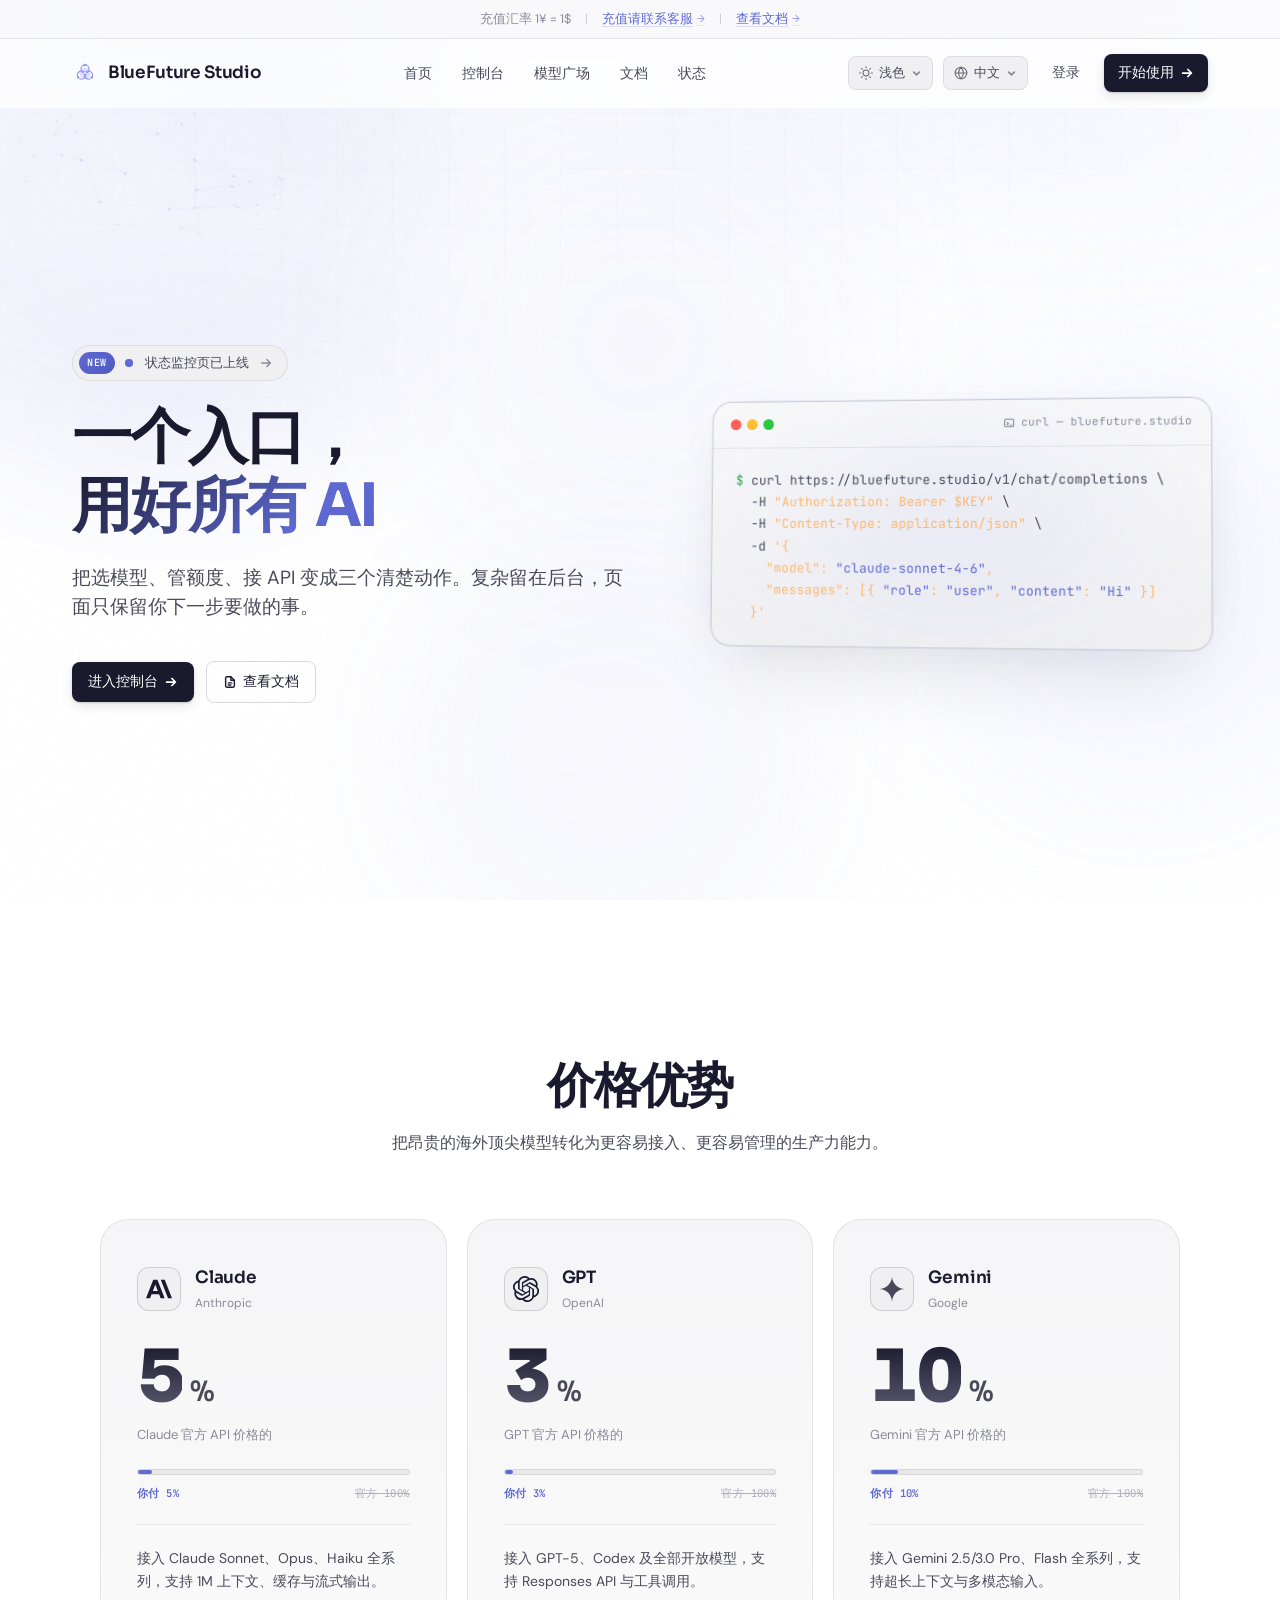
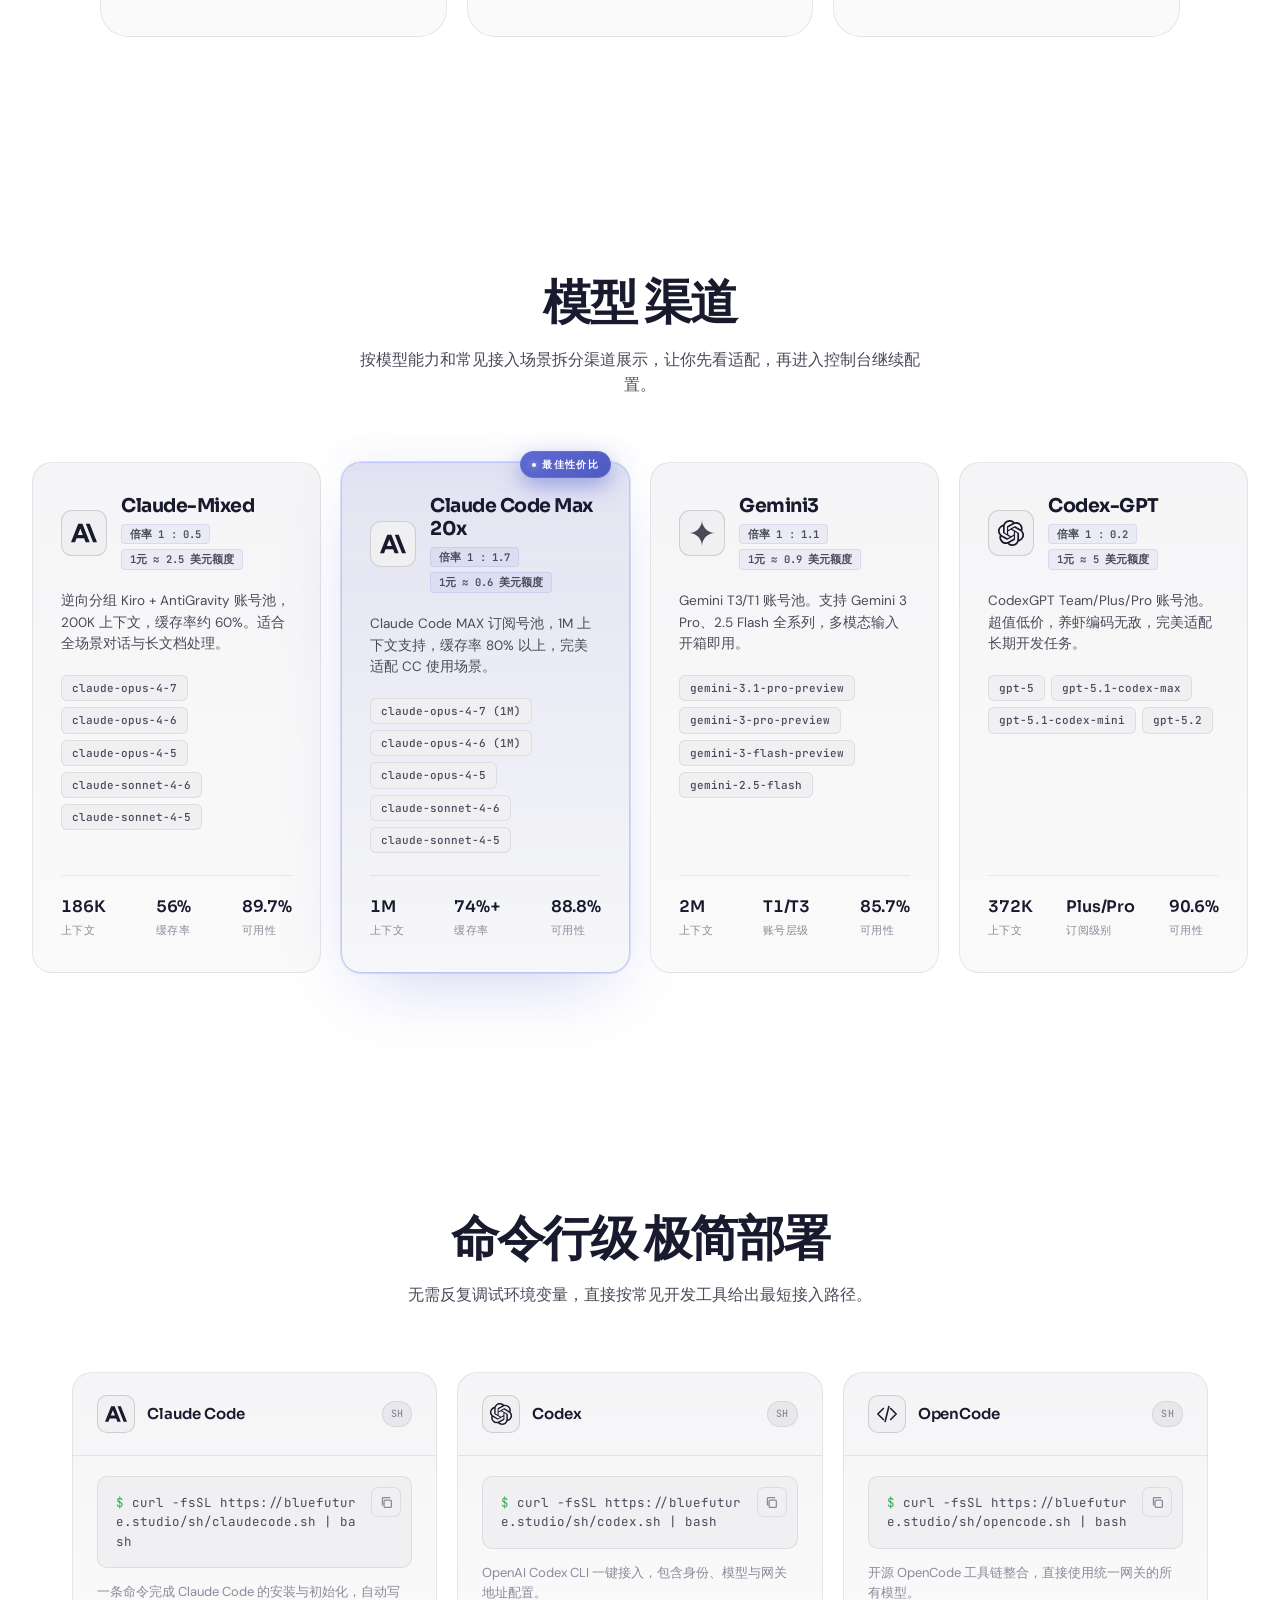
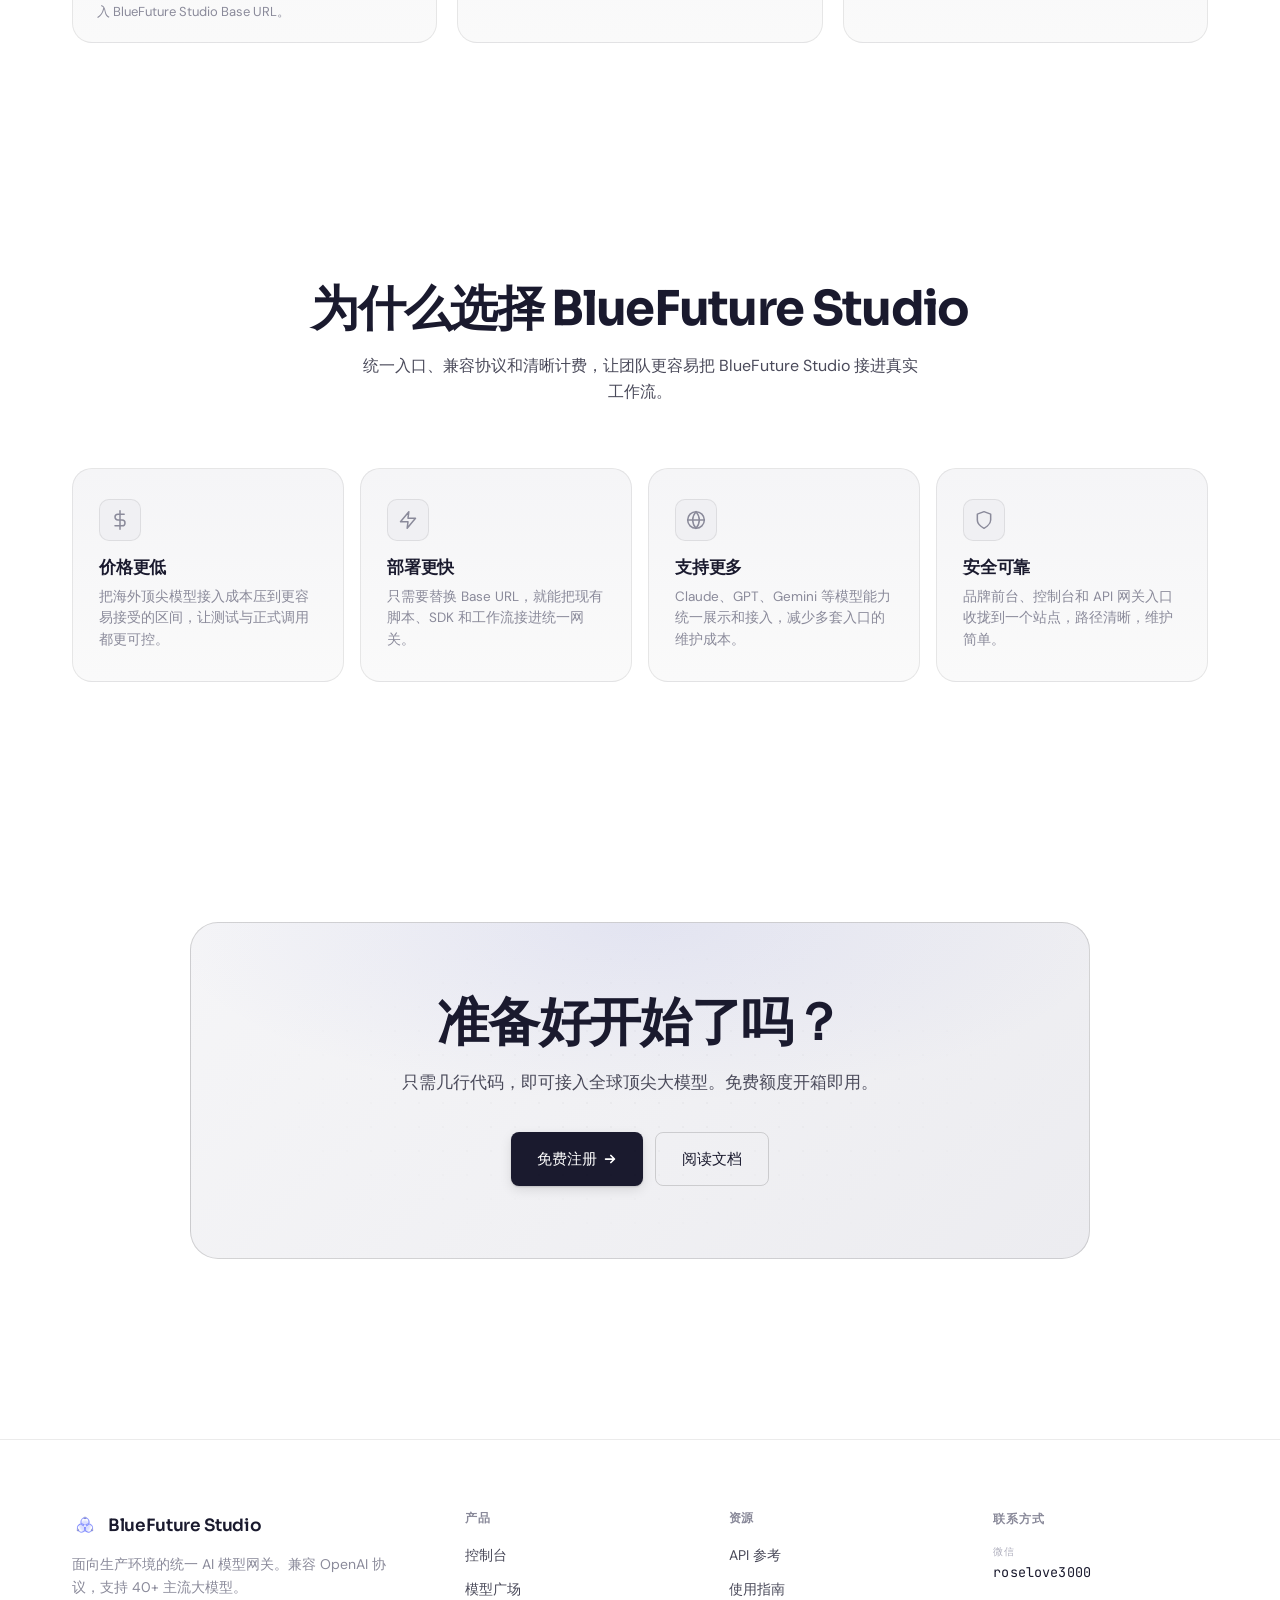
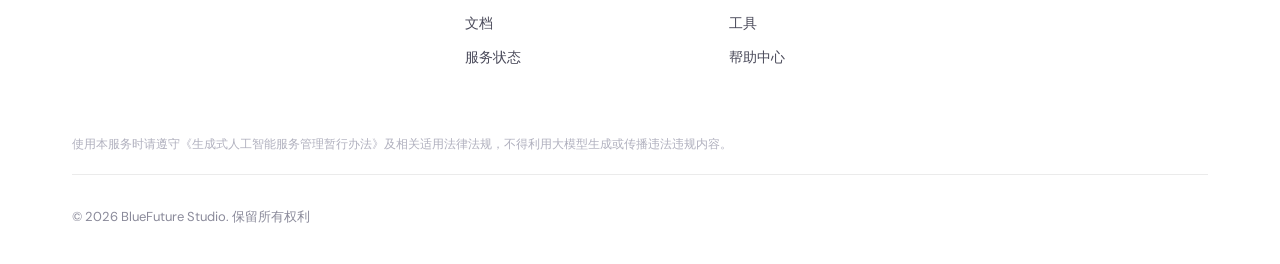
<file: bluefuture-static-pages/index.html>
<!DOCTYPE html>
<html lang="zh-CN">
<head>
<meta charset="UTF-8">
<meta name="viewport" content="width=device-width,initial-scale=1">
<meta name="referrer" content="no-referrer">
<title>BlueFuture Studio — 一站式 AI 模型入口</title>
<meta name="description" content="BlueFuture Studio 是面向年轻创作者和 AI 用户的一站式模型入口，统一接入 OpenAI、Claude、Gemini、DeepSeek 等热门模型。">
<link rel="icon" href="/bluefuture-logo.png">
<script>
// Set theme ASAP to prevent flash
(function(){
  var t=localStorage.getItem('bluefuture_theme')||'light';
  if(t==='system') t=window.matchMedia('(prefers-color-scheme:dark)').matches?'dark':'light';
  document.documentElement.setAttribute('data-theme',t);
})();
</script>
<link rel="preconnect" href="https://fonts.googleapis.com">
<link rel="preconnect" href="https://fonts.gstatic.com" crossorigin>
<link href="https://fonts.googleapis.com/css2?family=Sora:wght@300;400;500;600;700;800&family=DM+Sans:wght@400;500;600;700&family=JetBrains+Mono:wght@400;500&display=swap" rel="stylesheet">
<style>
:root{
  --bg:#08090a;
  --bg-1:#0c0d0f;
  --bg-2:#111214;
  --surface:#16171a;
  --surface-hover:#1c1d21;
  --surface-elevated:#1f2024;
  --border:rgba(255,255,255,0.07);
  --border-strong:rgba(255,255,255,0.12);
  --border-glow:rgba(126,139,255,0.28);
  --text:#f4f5f8;
  --text-2:#b4b8c0;
  --text-3:#7d808a;
  --text-4:#5a5e67;
  --accent:#5e6ad2;
  --accent-2:#7f8aff;
  --accent-bright:#9ba3ff;
  --accent-glow:rgba(126,139,255,0.4);
  --green:#4cb782;
  --red:#eb5757;
  --yellow:#f2c94c;
  --radius-sm:8px;
  --radius:12px;
  --radius-lg:20px;
  --radius-xl:28px;
  --ease:cubic-bezier(.2,.8,.2,1);
  --ease-spring:cubic-bezier(.2,1.8,.3,1);
}
/* ==================== Light Theme ==================== */
[data-theme="light"]{
  --bg:#ffffff;--bg-1:#fafafa;--bg-2:#f5f5f7;
  --surface:#f0f0f3;--surface-hover:#e8e8ec;--surface-elevated:#e3e3e8;
  --border:rgba(0,0,0,0.08);--border-strong:rgba(0,0,0,0.14);--border-glow:rgba(94,106,210,0.3);
  --text:#1a1a2e;--text-2:#4a4a5a;--text-3:#8a8a9a;--text-4:#b0b0be;
  --accent:#5e6ad2;--accent-2:#4f5bc0;--accent-bright:#5e6ad2;--accent-glow:rgba(94,106,210,0.25);
  --green:#34a853;--red:#d93025;--yellow:#f9ab00;
}
[data-theme="light"] .bg-atmosphere{
  background:radial-gradient(ellipse 1200px 600px at 50% -10%,rgba(94,106,210,0.08),transparent 60%),
             radial-gradient(ellipse 800px 400px at 85% 15%,rgba(126,139,255,0.05),transparent 60%),
             radial-gradient(ellipse 700px 350px at 15% 45%,rgba(94,106,210,0.03),transparent 55%);
}
/* Logo: SVG inline keeps brand gradient across themes */
img.nav-logo,[data-theme="light"] img.nav-logo,[data-theme="light"] .footer-brand img{filter:grayscale(1) brightness(0.25) contrast(1.2);opacity:.9}
svg.nav-logo{display:block;flex-shrink:0}
/* Gemini icons: dark monochrome in light theme */
[data-theme="light"] #gemGrad stop:first-child,
[data-theme="light"] #gemGrad2 stop:first-child{stop-color:#4a4a5a}
[data-theme="light"] #gemGrad stop:last-child,
[data-theme="light"] #gemGrad2 stop:last-child{stop-color:#1a1a2e}
[data-theme="light"] .bg-grid{opacity:.35;
  background-image:linear-gradient(rgba(0,0,0,0.04) 1px,transparent 1px),
                   linear-gradient(90deg,rgba(0,0,0,0.04) 1px,transparent 1px);
}
[data-theme="light"] .bg-grain{opacity:.015}
[data-theme="light"] .top-notice{background:rgba(250,250,252,0.85)}
[data-theme="light"] .nav{background:rgba(255,255,255,0.72)}
[data-theme="light"] .nav.scrolled{background:rgba(255,255,255,0.92)}
[data-theme="light"] .lang-dd-menu{background:rgba(255,255,255,0.96);box-shadow:0 10px 32px rgba(0,0,0,0.12),0 0 0 1px rgba(0,0,0,0.06)}
[data-theme="light"] .btn-primary{background:#1a1a2e;color:#fff;box-shadow:0 1px 2px rgba(0,0,0,0.15),0 4px 12px rgba(0,0,0,0.1)}
[data-theme="light"] .btn-primary:hover{background:#2a2a40;box-shadow:0 2px 4px rgba(0,0,0,0.2),0 6px 20px rgba(0,0,0,0.15)}
[data-theme="light"] .btn-ghost{border-color:rgba(0,0,0,0.15)}
[data-theme="light"] .btn-ghost:hover{background:var(--surface);border-color:rgba(0,0,0,0.25)}
[data-theme="light"] .hero h1 .grad{background:linear-gradient(135deg,#1a1a2e 0%,var(--accent) 45%,var(--accent-2) 100%);-webkit-background-clip:text;background-clip:text}
[data-theme="light"] .hero::before{background:radial-gradient(circle,rgba(94,106,210,0.06),transparent 60%)}
[data-theme="light"] .terminal{background:linear-gradient(180deg,#f8f8fa,#f0f0f3);border-color:var(--border-strong);box-shadow:0 40px 80px -20px rgba(0,0,0,0.1),0 0 0 1px rgba(94,106,210,0.1),0 0 60px rgba(94,106,210,0.04)}
[data-theme="light"] .terminal-glow{background:radial-gradient(ellipse at center,rgba(94,106,210,0.08),transparent 60%)}
[data-theme="light"] .stat .num{background:linear-gradient(180deg,#1a1a2e,#5a5a70);-webkit-background-clip:text;background-clip:text}
[data-theme="light"] .plan.featured{background:linear-gradient(180deg,rgba(94,106,210,0.08),rgba(94,106,210,0.02));border-color:rgba(94,106,210,0.3)}
[data-theme="light"] .price-card .pc-pct .num{background:linear-gradient(180deg,#1a1a2e,#5a5a70);-webkit-background-clip:text;background-clip:text}
[data-theme="light"] .qs-code{background:#f0f0f3}
[data-theme="light"] .pc-logo,[data-theme="light"] .ch-logo,[data-theme="light"] .qs-icon{color:#1a1a2e !important}
[data-theme="light"] .cta-box{background:linear-gradient(135deg,#f5f5f7 0%,#ececf0 100%);border-color:var(--border-strong)}
[data-theme="light"] .cta-box::before{background:radial-gradient(ellipse 800px 300px at 50% 0%,rgba(94,106,210,0.1),transparent 60%)}
[data-theme="light"] .cta-box::after{background-image:radial-gradient(circle at 50% 50%,rgba(0,0,0,0.03) 1px,transparent 1px)}
[data-theme="light"] .top-banner{background:linear-gradient(90deg,rgba(94,106,210,0.06),rgba(126,139,255,0.03),rgba(94,106,210,0.06))}
[data-theme="light"] .feature::before{background:linear-gradient(90deg,transparent,rgba(94,106,210,0.35),transparent)}
*{margin:0;padding:0;box-sizing:border-box}
html{scroll-behavior:smooth;-webkit-font-smoothing:antialiased;-moz-osx-font-smoothing:grayscale}
body{
  font-family:'DM Sans',-apple-system,BlinkMacSystemFont,'PingFang SC','Microsoft YaHei',sans-serif;
  background:var(--bg);color:var(--text);font-size:15px;line-height:1.6;
  overflow-x:hidden;min-height:100vh;
}
a{color:inherit;text-decoration:none}
button{font-family:inherit;border:none;background:none;color:inherit;cursor:pointer}
img{max-width:100%;display:block}
h1,h2,h3,h4{font-family:'Sora',sans-serif;font-weight:600;letter-spacing:-0.025em;line-height:1.08;color:var(--text)}
.mono{font-family:'JetBrains Mono',monospace}
.eyebrow{
  font-family:'JetBrains Mono',monospace;font-size:11px;font-weight:500;
  letter-spacing:0.08em;text-transform:uppercase;color:var(--accent-bright);
  display:inline-flex;align-items:center;gap:8px;
}
.eyebrow::before{content:'';width:24px;height:1px;background:currentColor}

.container{max-width:1200px;margin:0 auto;padding:0 32px}
.section{padding:120px 0;position:relative}
@media (max-width:768px){.container{padding:0 20px}.section{padding:72px 0}}

.bg-atmosphere{position:fixed;inset:0;z-index:0;pointer-events:none;
  background:radial-gradient(ellipse 1200px 600px at 50% -10%,rgba(94,106,210,0.18),transparent 60%),
             radial-gradient(ellipse 800px 400px at 85% 15%,rgba(126,139,255,0.09),transparent 60%),
             radial-gradient(ellipse 700px 350px at 15% 45%,rgba(94,106,210,0.06),transparent 55%);
}
.bg-grid{position:fixed;inset:0;z-index:0;pointer-events:none;opacity:.5;
  background-image:linear-gradient(rgba(255,255,255,0.018) 1px,transparent 1px),
                   linear-gradient(90deg,rgba(255,255,255,0.018) 1px,transparent 1px);
  background-size:56px 56px;
  -webkit-mask-image:radial-gradient(ellipse 1400px 800px at 50% 0%,black 30%,transparent 70%);
          mask-image:radial-gradient(ellipse 1400px 800px at 50% 0%,black 30%,transparent 70%);
}
.bg-grain{position:fixed;inset:0;z-index:1;pointer-events:none;opacity:.03;
  background-image:url("data:image/svg+xml,%3Csvg viewBox='0 0 200 200' xmlns='http://www.w3.org/2000/svg'%3E%3Cfilter id='n'%3E%3CfeTurbulence type='fractalNoise' baseFrequency='0.85' numOctaves='4' stitchTiles='stitch'/%3E%3C/filter%3E%3Crect width='100%25' height='100%25' filter='url(%23n)'/%3E%3C/svg%3E");
}
main,nav,footer,.top-banner,.top-notice{position:relative;z-index:2}

.top-notice{background:rgba(14,15,17,0.85);border-bottom:1px solid var(--border);backdrop-filter:blur(12px);-webkit-backdrop-filter:blur(12px)}
.top-notice-inner{max-width:1200px;margin:0 auto;padding:9px 32px;display:flex;align-items:center;justify-content:center;gap:14px;flex-wrap:wrap;font-size:12.5px;color:var(--text-3);font-family:'DM Sans',sans-serif}
.top-notice-inner .sep{color:var(--text-4);opacity:.6}
.top-notice-inner a{color:var(--accent-bright);text-decoration:underline;text-decoration-color:rgba(155,163,255,0.35);text-underline-offset:3px;text-decoration-thickness:1px;transition:all .18s var(--ease);display:inline-flex;align-items:center;gap:4px}
.top-notice-inner a::after{content:'→';font-size:10px;opacity:.7;transition:transform .18s var(--ease)}
.top-notice-inner a:hover{color:#fff;text-decoration-color:rgba(255,255,255,0.6)}
.top-notice-inner a:hover::after{transform:translateX(2px)}
@media (max-width:680px){.top-notice-inner{font-size:11.5px;padding:8px 16px;gap:10px}.top-notice-inner .sep{display:none}}

.top-banner{
  background:linear-gradient(90deg,rgba(94,106,210,0.12),rgba(126,139,255,0.06),rgba(94,106,210,0.12));
  border-bottom:1px solid var(--border);
  padding:10px 24px;
  display:flex;align-items:center;justify-content:center;gap:12px;
  font-size:13px;color:var(--text-2);
}
.top-banner .pulse-dot{width:6px;height:6px;border-radius:50%;background:var(--accent-bright);box-shadow:0 0 12px var(--accent-glow);animation:pulse 2s ease-in-out infinite}
@keyframes pulse{0%,100%{opacity:1;transform:scale(1)}50%{opacity:.6;transform:scale(.85)}}
.top-banner a{color:var(--accent-bright);font-weight:500}
.top-banner a:hover{text-decoration:underline}

.nav{
  position:sticky;top:0;z-index:100;
  backdrop-filter:blur(20px) saturate(1.4);
  -webkit-backdrop-filter:blur(20px) saturate(1.4);
  background:rgba(8,9,10,0.72);
  border-bottom:1px solid transparent;
  transition:border-color .3s var(--ease),background .3s var(--ease);
}
.nav.scrolled{border-bottom-color:var(--border);background:rgba(8,9,10,0.9)}
.nav-inner{max-width:1200px;margin:0 auto;padding:0 32px;display:flex;align-items:center;justify-content:space-between;height:68px}
.nav-brand{display:flex;align-items:center;gap:10px;font-family:'Sora',sans-serif;font-weight:600;font-size:17px;letter-spacing:-0.02em}
.nav-brand svg{width:26px;height:26px}
.nav-logo{width:28px;height:28px;object-fit:contain;flex-shrink:0}
img.nav-logo{filter:grayscale(1) brightness(3) contrast(0.7);opacity:.9}
.nav-links{display:flex;align-items:center;gap:2px}
.nav-links a{padding:8px 14px;font-size:14px;color:var(--text-2);border-radius:var(--radius-sm);transition:all .2s var(--ease);font-weight:450}
.nav-links a:hover{color:var(--text);background:var(--surface-hover)}
.nav-actions{display:flex;align-items:center;gap:10px}
.lang-dd{position:relative}
.lang-dd-trigger{display:inline-flex;align-items:center;gap:6px;padding:7px 10px;border-radius:var(--radius-sm);background:var(--surface);border:1px solid var(--border);color:var(--text-2);font-size:13px;transition:all .18s var(--ease);cursor:pointer}
.lang-dd-trigger:hover{background:var(--surface-hover);color:var(--text);border-color:var(--border-strong)}
.lang-dd-trigger .globe{width:14px;height:14px;opacity:.8}
.lang-dd-trigger .chev{width:11px;height:11px;opacity:.6;transition:transform .2s var(--ease)}
.lang-dd.open .lang-dd-trigger .chev{transform:rotate(180deg)}
.lang-dd-menu{position:absolute;top:calc(100% + 6px);right:0;min-width:148px;padding:5px;background:rgba(14,15,17,0.96);backdrop-filter:blur(16px);-webkit-backdrop-filter:blur(16px);border:1px solid var(--border-strong);border-radius:var(--radius);box-shadow:0 10px 32px rgba(0,0,0,0.6),0 0 0 1px rgba(255,255,255,0.03);opacity:0;transform:translateY(-6px) scale(.96);transform-origin:top right;pointer-events:none;transition:all .2s var(--ease);z-index:110}
.lang-dd.open .lang-dd-menu{opacity:1;transform:translateY(0) scale(1);pointer-events:auto}
.lang-dd-menu button{display:flex;align-items:center;justify-content:space-between;gap:10px;width:100%;padding:8px 12px;border-radius:7px;color:var(--text-2);font-size:13px;text-align:left;transition:all .15s var(--ease);cursor:pointer;font-family:inherit}
.lang-dd-menu button:hover{background:var(--surface-hover);color:var(--text)}
.lang-dd-menu button.active{background:var(--surface-elevated);color:var(--text)}
.lang-dd-menu .lang-label{flex:1}
.lang-dd-menu .lang-code{font-family:'JetBrains Mono',monospace;font-size:10px;color:var(--text-4);letter-spacing:0.04em}
.lang-dd-menu button.active .lang-code{color:var(--text-3)}

.btn{display:inline-flex;align-items:center;gap:6px;font-family:'DM Sans',sans-serif;font-weight:500;font-size:13.5px;padding:8px 14px;border-radius:var(--radius-sm);transition:all .2s var(--ease);cursor:pointer;white-space:nowrap}
/* Primary: white with dark text (Linear signature) */
.btn-primary{background:#f4f5f8;color:#08090a;box-shadow:0 1px 0 0 rgba(255,255,255,0.4) inset,0 1px 2px rgba(0,0,0,0.3),0 4px 12px rgba(0,0,0,0.2)}
.btn-primary:hover{background:#fff;transform:translateY(-1px);box-shadow:0 1px 0 0 rgba(255,255,255,0.5) inset,0 2px 4px rgba(0,0,0,0.4),0 6px 20px rgba(0,0,0,0.3)}
/* Ghost: transparent with subtle border */
.btn-ghost{background:transparent;color:var(--text);border:1px solid var(--border-strong)}
.btn-ghost:hover{background:var(--surface);border-color:rgba(255,255,255,0.2)}
/* Accent: rare, used only for the one hero CTA */
.btn-accent{background:var(--accent);color:#fff;box-shadow:0 1px 0 0 rgba(255,255,255,0.2) inset,0 0 0 1px rgba(94,106,210,0.8),0 4px 16px rgba(94,106,210,0.3)}
.btn-accent:hover{background:var(--accent-2);transform:translateY(-1px);box-shadow:0 1px 0 0 rgba(255,255,255,0.28) inset,0 0 0 1px rgba(126,139,255,0.95),0 8px 24px rgba(94,106,210,0.5)}
.btn-link{padding:10px 14px;color:var(--text-2)}
.btn-link:hover{color:var(--text)}
.btn svg{width:14px;height:14px;transition:transform .2s var(--ease);flex-shrink:0}
.btn:hover .arrow{transform:translateX(3px)}

.mobile-toggle{display:none;width:40px;height:40px;align-items:center;justify-content:center;border-radius:var(--radius-sm);border:1px solid var(--border-strong);background:var(--surface)}
@media (max-width:960px){.nav-links{display:none}.nav-actions .btn-link{display:none}.mobile-toggle{display:flex}}

.hero{min-height:calc(100vh - 68px);display:flex;align-items:center;padding:40px 0;position:relative;overflow:hidden}
.hero::before{content:'';position:absolute;top:-20%;left:50%;width:800px;height:800px;transform:translateX(-50%);background:radial-gradient(circle,rgba(126,139,255,0.1),transparent 60%);pointer-events:none;filter:blur(40px)}
.hero-inner{max-width:1200px;width:100%;margin:0 auto;padding:0 32px;display:grid;grid-template-columns:1.1fr 1fr;gap:80px;align-items:center}
@media (max-width:960px){.hero-inner{grid-template-columns:1fr;gap:56px}.hero{min-height:auto;padding:56px 0 72px}}
.hero-badge{display:inline-flex;align-items:center;gap:10px;padding:6px 14px 6px 6px;border-radius:999px;background:var(--surface);border:1px solid var(--border);font-size:13px;color:var(--text-2);margin-bottom:32px;transition:all .2s var(--ease)}
.hero-badge:hover{border-color:var(--border-glow);background:var(--surface-hover)}
.hero-badge .tag{font-family:'JetBrains Mono',monospace;font-size:10px;font-weight:600;padding:3px 8px;border-radius:999px;background:linear-gradient(135deg,var(--accent),var(--accent-2));color:#fff;letter-spacing:0.05em}
.hero-badge svg{width:14px;height:14px;transition:transform .2s var(--ease);color:var(--text-3)}
.hero-badge:hover svg{transform:translateX(2px);color:var(--text)}
.hero-eyebrow{font-family:'JetBrains Mono',monospace;font-size:12px;font-weight:600;letter-spacing:0.28em;color:var(--text-3);text-transform:uppercase;margin-bottom:20px}
.hero h1{font-size:clamp(36px,4.8vw,60px);font-weight:700;letter-spacing:-0.035em;line-height:1.08;margin-bottom:24px;display:flex;flex-direction:column;gap:4px}
.hero h1 .grad{background:linear-gradient(135deg,#fff 0%,var(--accent-bright) 45%,var(--accent-2) 100%);-webkit-background-clip:text;background-clip:text;-webkit-text-fill-color:transparent;display:inline-block}
.hero h1 .hero-sub-title{display:block;font-family:'JetBrains Mono',monospace;font-size:clamp(14px,1.4vw,18px);font-weight:500;letter-spacing:0.24em;color:var(--text-3);margin-top:14px;text-transform:uppercase}
.hero p.hero-sub{font-size:19px;color:var(--text-2);max-width:560px;line-height:1.55;margin-bottom:40px;font-weight:400}
.hero-ctas{display:flex;gap:12px;flex-wrap:wrap;align-items:center}
.hero-ctas .btn{padding:9px 16px;font-size:13.5px}
.hero-meta{margin-top:36px;display:flex;align-items:center;gap:20px;color:var(--text-3);font-size:13px;flex-wrap:wrap}
.hero-meta .live-dot{width:6px;height:6px;border-radius:50%;background:var(--green);box-shadow:0 0 10px rgba(76,183,130,0.6)}
.hero-meta kbd{font-family:'JetBrains Mono',monospace;font-size:11px;padding:2px 6px;border-radius:4px;background:var(--surface-hover);border:1px solid var(--border);color:var(--text-2)}

.hero-visual{position:relative}
.terminal{
  background:linear-gradient(180deg,var(--bg-2),var(--bg-1));
  border:1px solid var(--border-strong);
  border-radius:var(--radius-lg);
  box-shadow:0 40px 80px -20px rgba(0,0,0,0.6),0 0 0 1px rgba(126,139,255,0.08),0 0 60px rgba(126,139,255,0.1);
  overflow:hidden;position:relative;
  transform:perspective(1200px) rotateY(-6deg) rotateX(2deg);
  transition:transform .5s var(--ease);
}
.terminal:hover{transform:perspective(1200px) rotateY(-4deg) rotateX(1deg)}
.terminal-bar{display:flex;align-items:center;gap:8px;padding:14px 18px;border-bottom:1px solid var(--border)}
.terminal-bar .dots{display:flex;gap:6px}
.terminal-bar .tdot{width:11px;height:11px;border-radius:50%}
.terminal-bar .tdot:nth-child(1){background:#ff5f57}
.terminal-bar .tdot:nth-child(2){background:#febc2e}
.terminal-bar .tdot:nth-child(3){background:#28c840}
.terminal-bar .title{margin-left:auto;font-family:'JetBrains Mono',monospace;font-size:11px;color:var(--text-3);display:flex;align-items:center;gap:6px}
.terminal-body{padding:22px 24px;font-family:'JetBrains Mono',monospace;font-size:13px;line-height:1.72;color:var(--text-2);white-space:pre-wrap;word-break:break-all}
.terminal-body .c-comment{color:var(--text-4)}
.terminal-body .c-prompt{color:var(--green)}
.terminal-body .c-key{color:var(--accent-bright)}
.terminal-body .c-str{color:#ffb76b}
.terminal-body .line{display:block;opacity:0;animation:type .4s var(--ease) forwards}
.terminal-body .line:nth-child(1){animation-delay:.2s}
.terminal-body .line:nth-child(2){animation-delay:.35s}
.terminal-body .line:nth-child(3){animation-delay:.5s}
.terminal-body .line:nth-child(4){animation-delay:.65s}
.terminal-body .line:nth-child(5){animation-delay:.8s}
.terminal-body .line:nth-child(6){animation-delay:.95s}
.terminal-body .line:nth-child(7){animation-delay:1.1s}
.terminal-body .line:nth-child(8){animation-delay:1.25s}
@keyframes type{from{opacity:0;transform:translateY(4px)}to{opacity:1;transform:translateY(0)}}
.terminal-glow{position:absolute;inset:-60px;background:radial-gradient(ellipse at center,rgba(126,139,255,0.2),transparent 60%);filter:blur(40px);z-index:-1;pointer-events:none;animation:breathe 4s ease-in-out infinite}
@keyframes breathe{0%,100%{opacity:.6}50%{opacity:1}}

.models{padding:80px 0 100px;border-top:1px solid var(--border);border-bottom:1px solid var(--border);position:relative;background:linear-gradient(180deg,transparent,rgba(22,23,26,0.3),transparent)}
.models-heading{text-align:center;margin-bottom:48px}
.models-heading h2{font-size:14px;font-weight:500;color:var(--text-3);letter-spacing:0.02em;font-family:'DM Sans',sans-serif;text-transform:uppercase}
.marquee{position:relative;overflow:hidden;-webkit-mask-image:linear-gradient(90deg,transparent,black 12%,black 88%,transparent);mask-image:linear-gradient(90deg,transparent,black 12%,black 88%,transparent)}
.marquee-track{display:flex;gap:24px;animation:marquee 45s linear infinite;width:max-content}
.marquee:hover .marquee-track{animation-play-state:paused}
@keyframes marquee{from{transform:translateX(0)}to{transform:translateX(-50%)}}
.model-chip{display:inline-flex;align-items:center;gap:10px;padding:14px 22px;background:var(--surface);border:1px solid var(--border);border-radius:999px;font-size:14px;color:var(--text-2);white-space:nowrap;transition:all .2s var(--ease)}
.model-chip:hover{color:var(--text);border-color:var(--border-glow);background:var(--surface-hover)}
.model-chip .m-dot{width:6px;height:6px;border-radius:50%;background:currentColor;opacity:.5}

.section-head{text-align:center;max-width:680px;margin:0 auto 64px}
.section-head h2{font-size:clamp(32px,4vw,48px);font-weight:700;letter-spacing:-0.035em;margin-bottom:18px;line-height:1.08}
.section-head p{font-size:16px;color:var(--text-2);line-height:1.6;max-width:560px;margin:0 auto}

.features-grid{display:grid;grid-template-columns:repeat(3,1fr);gap:20px}
@media (max-width:960px){.features-grid{grid-template-columns:repeat(2,1fr)}}
@media (max-width:680px){.features-grid{grid-template-columns:1fr}}
.feature{
  padding:32px 28px;border-radius:var(--radius-lg);
  background:linear-gradient(180deg,var(--bg-2),var(--bg-1));
  border:1px solid var(--border);position:relative;overflow:hidden;
  transition:all .3s var(--ease);
}
.feature::before{content:'';position:absolute;top:0;left:0;right:0;height:1px;background:linear-gradient(90deg,transparent,rgba(126,139,255,0.5),transparent);opacity:0;transition:opacity .3s var(--ease)}
.feature:hover{border-color:var(--border-glow);background:linear-gradient(180deg,var(--bg-2),#131519);transform:translateY(-3px)}
.feature:hover::before{opacity:1}
.feature .icon{width:44px;height:44px;border-radius:11px;background:linear-gradient(135deg,rgba(94,106,210,0.2),rgba(126,139,255,0.08));border:1px solid rgba(126,139,255,0.24);display:flex;align-items:center;justify-content:center;margin-bottom:22px;color:var(--accent-bright)}
.feature .icon svg{width:22px;height:22px}
.feature h3{font-size:19px;font-weight:600;margin-bottom:10px;letter-spacing:-0.015em}
.feature p{color:var(--text-3);font-size:14.5px;line-height:1.6}

.stats{padding:80px 0;border-top:1px solid var(--border);border-bottom:1px solid var(--border);position:relative}
.stats-grid{display:grid;grid-template-columns:repeat(4,1fr);gap:48px;max-width:1000px;margin:0 auto;padding:0 32px}
@media (max-width:760px){.stats-grid{grid-template-columns:repeat(2,1fr);gap:40px 24px}}
.stat{text-align:center}
.stat .num{font-family:'Sora',sans-serif;font-size:clamp(40px,5vw,60px);font-weight:700;letter-spacing:-0.04em;line-height:1;background:linear-gradient(180deg,#fff,#a9aebb);-webkit-background-clip:text;background-clip:text;-webkit-text-fill-color:transparent;margin-bottom:10px}
.stat .label{font-size:13px;color:var(--text-3);letter-spacing:0.02em}

.pricing-grid{display:grid;grid-template-columns:repeat(3,1fr);gap:20px;max-width:1080px;margin:0 auto}
@media (max-width:960px){.pricing-grid{grid-template-columns:1fr;max-width:420px}}
.plan{
  padding:38px 32px;border-radius:var(--radius-xl);
  background:linear-gradient(180deg,var(--bg-2),var(--bg-1));
  border:1px solid var(--border);position:relative;
  transition:all .3s var(--ease);
}
.plan:hover{border-color:var(--border-strong);transform:translateY(-4px)}
.plan.featured{
  background:linear-gradient(180deg,rgba(94,106,210,0.14),rgba(94,106,210,0.03));
  border-color:rgba(126,139,255,0.3);
  box-shadow:0 0 0 1px rgba(126,139,255,0.1),0 20px 60px -20px rgba(94,106,210,0.4);
}
.plan-badge{position:absolute;top:-12px;left:50%;transform:translateX(-50%);font-family:'JetBrains Mono',monospace;font-size:10px;font-weight:600;letter-spacing:0.1em;padding:6px 12px;border-radius:999px;background:linear-gradient(135deg,var(--accent),var(--accent-2));color:#fff;text-transform:uppercase;box-shadow:0 6px 18px rgba(94,106,210,0.5)}
.plan-name{font-family:'Sora',sans-serif;font-size:15px;font-weight:600;color:var(--text-2);margin-bottom:6px;letter-spacing:-0.01em}
.plan-tag{font-size:13px;color:var(--text-3);margin-bottom:24px}
.plan-price{display:flex;align-items:baseline;gap:6px;margin-bottom:28px}
.plan-price .num{font-family:'Sora',sans-serif;font-size:48px;font-weight:700;letter-spacing:-0.04em;line-height:1}
.plan-price .unit{font-size:14px;color:var(--text-3)}
.plan ul{list-style:none;margin:0 0 32px 0;padding:0;display:flex;flex-direction:column;gap:12px}
.plan ul li{display:flex;align-items:flex-start;gap:10px;font-size:14px;color:var(--text-2);line-height:1.55}
.plan ul li svg{width:16px;height:16px;flex-shrink:0;margin-top:3px;color:var(--accent-bright)}
.plan .btn{width:100%;justify-content:center;padding:13px 20px}


.cta-box{
  max-width:900px;margin:0 auto;padding:72px 48px;
  border-radius:var(--radius-xl);
  background:linear-gradient(135deg,#0f1114 0%,#15171c 100%);
  border:1px solid var(--border-strong);
  text-align:center;position:relative;overflow:hidden;
}
.cta-box::before{content:'';position:absolute;inset:0;background:radial-gradient(ellipse 800px 300px at 50% 0%,rgba(126,139,255,0.18),transparent 60%);pointer-events:none}
.cta-box::after{content:'';position:absolute;inset:0;background-image:radial-gradient(circle at 50% 50%,rgba(255,255,255,0.018) 1px,transparent 1px);background-size:24px 24px;pointer-events:none;-webkit-mask-image:radial-gradient(ellipse at center,black,transparent 70%);mask-image:radial-gradient(ellipse at center,black,transparent 70%)}
.cta-box > *{position:relative}
.cta-box h2{font-size:clamp(34px,4.2vw,52px);margin-bottom:18px}
.cta-box p{color:var(--text-2);font-size:17px;max-width:560px;margin:0 auto 36px}
.cta-buttons{display:flex;gap:12px;justify-content:center;flex-wrap:wrap}
.cta-buttons .btn{padding:14px 26px;font-size:15px}

.footer{border-top:1px solid var(--border);padding:72px 0 36px;margin-top:60px}
.footer-grid{display:grid;grid-template-columns:1.6fr 1fr 1fr 1fr;gap:48px;margin-bottom:56px}
@media (max-width:760px){.footer-grid{grid-template-columns:1fr 1fr;gap:40px 24px}.footer-grid > div:first-child{grid-column:1/-1}}
.footer-brand{display:flex;align-items:center;gap:10px;font-family:'Sora',sans-serif;font-weight:600;font-size:17px;letter-spacing:-0.02em;margin-bottom:14px}
.footer-brand svg{width:26px;height:26px}
.footer-desc{color:var(--text-3);font-size:14px;line-height:1.6;max-width:340px}
.footer h4{font-family:'DM Sans',sans-serif;font-size:12px;font-weight:600;letter-spacing:0.06em;text-transform:uppercase;color:var(--text-3);margin-bottom:18px}
.footer ul{list-style:none}
.footer ul li{margin-bottom:10px}
.footer ul li a{font-size:14px;color:var(--text-2);transition:color .2s var(--ease)}
.footer ul li a:hover{color:var(--text)}
#contact{position:relative;padding:14px 18px;margin:-14px -18px;border-radius:12px;border:1px solid transparent;transition:border-color .3s var(--ease),background .3s var(--ease),transform .4s var(--ease)}
#contact::before{content:'';position:absolute;inset:-2px;border-radius:14px;background:radial-gradient(ellipse at center,rgba(126,139,255,0.25),transparent 70%);opacity:0;pointer-events:none;transition:opacity .3s var(--ease);filter:blur(20px);z-index:-1}
#contact.flash{border-color:var(--border-glow);background:rgba(126,139,255,0.04);animation:contactPulse 1.6s var(--ease)}
#contact.flash::before{opacity:1;animation:contactGlow 1.6s var(--ease)}
#contact.flash .footer-contact li{animation:contactRise .5s var(--ease) backwards}
#contact.flash .footer-contact li:nth-child(1){animation-delay:.1s}
@keyframes contactPulse{0%{box-shadow:0 0 0 0 rgba(126,139,255,0.5)}50%{box-shadow:0 0 0 10px rgba(126,139,255,0)}100%{box-shadow:0 0 0 0 rgba(126,139,255,0)}}
@keyframes contactGlow{0%{opacity:0}20%{opacity:1}100%{opacity:0}}
@keyframes contactRise{from{opacity:0;transform:translateY(6px)}to{opacity:1;transform:translateY(0)}}
.footer-contact li{display:flex;flex-direction:column;gap:2px;margin-bottom:14px}
.footer-contact .contact-label{font-family:'JetBrains Mono',monospace;font-size:10px;color:var(--text-4);letter-spacing:0.06em;text-transform:uppercase}
.footer-contact .contact-val{font-size:13.5px;color:var(--text);font-family:'JetBrains Mono',monospace;letter-spacing:0.01em;user-select:all;cursor:text}
.footer-compliance{font-size:12px;color:var(--text-4);line-height:1.6;padding-bottom:20px}
.footer-bottom{display:flex;justify-content:space-between;align-items:center;padding-top:32px;border-top:1px solid var(--border);font-size:13px;color:var(--text-3);flex-wrap:wrap;gap:12px}
.footer-bottom .mono{font-family:'JetBrains Mono',monospace;font-size:11px}
.status-indicator{display:inline-flex;align-items:center;gap:8px;padding:5px 10px;border-radius:999px;background:rgba(76,183,130,0.1);border:1px solid rgba(76,183,130,0.25);color:var(--green);font-size:12px}
.status-indicator .green-dot{width:6px;height:6px;border-radius:50%;background:var(--green);box-shadow:0 0 8px rgba(76,183,130,0.6);animation:pulse 2s ease-in-out infinite}

.reveal{opacity:0;transform:translateY(24px);transition:opacity .8s var(--ease),transform .8s var(--ease)}
.reveal.visible{opacity:1;transform:translateY(0)}

/* ==================== 价格优势 ==================== */
.price-grid{display:grid;grid-template-columns:repeat(3,1fr);gap:20px;max-width:1080px;margin:0 auto}
@media (max-width:960px){.price-grid{grid-template-columns:1fr;max-width:420px}}
.price-card{position:relative;padding:44px 36px;border-radius:var(--radius-xl);background:linear-gradient(180deg,var(--bg-2),var(--bg-1));border:1px solid var(--border);overflow:hidden;transition:all .3s var(--ease)}
.price-card::before{content:'';position:absolute;inset:0;background:radial-gradient(ellipse 400px 200px at 50% 0%,var(--pc-glow,rgba(126,139,255,0.15)),transparent 70%);pointer-events:none;opacity:.7}
.price-card > *{position:relative}
.price-card:hover{transform:translateY(-4px);border-color:var(--border-strong)}
.price-card .pc-brand{display:flex;align-items:center;gap:14px;margin-bottom:28px}
.price-card .pc-logo{width:44px;height:44px;border-radius:12px;display:flex;align-items:center;justify-content:center;flex-shrink:0;border:1px solid var(--border)}
.price-card .pc-logo svg{width:26px;height:26px}
.price-card .pc-name{font-family:'Sora',sans-serif;font-size:17px;font-weight:600;letter-spacing:-0.01em}
.price-card .pc-vendor{font-size:12px;color:var(--text-3);margin-top:2px}
.price-card .pc-pct{display:flex;align-items:baseline;gap:8px;margin-bottom:10px}
.price-card .pc-pct .num{font-family:'Sora',sans-serif;font-size:72px;font-weight:800;letter-spacing:-0.05em;line-height:1;background:linear-gradient(180deg,#fff,#a9aebb);-webkit-background-clip:text;background-clip:text;-webkit-text-fill-color:transparent}
.price-card .pc-pct .unit{font-family:'Sora',sans-serif;font-size:28px;font-weight:600;color:var(--text-2);letter-spacing:-0.02em}
.price-card .pc-note{font-size:13px;color:var(--text-3);margin-bottom:24px}
.price-card .pc-desc{font-size:14px;color:var(--text-2);line-height:1.6;padding-top:22px;border-top:1px solid var(--border)}
.price-card.claude{--pc-glow:rgba(255,255,255,0.035)}
.price-card.claude .pc-logo{background:var(--surface);border-color:var(--border-strong);color:#f4f5f8}
.price-card.gpt{--pc-glow:rgba(255,255,255,0.035)}
.price-card.gpt .pc-logo{background:var(--surface);border-color:var(--border-strong);color:#f4f5f8}
.price-card.gemini{--pc-glow:rgba(255,255,255,0.035)}
.price-card.gemini .pc-logo{background:var(--surface);border-color:var(--border-strong);color:#f4f5f8}

/* ==================== 命令行部署 ==================== */
.quickstart-grid{display:grid;grid-template-columns:repeat(3,1fr);gap:20px}
@media (max-width:960px){.quickstart-grid{grid-template-columns:1fr}}
.qs-card{padding:0;border-radius:var(--radius-lg);background:linear-gradient(180deg,var(--bg-2),var(--bg-1));border:1px solid var(--border);overflow:hidden;transition:all .3s var(--ease);display:flex;flex-direction:column}
.qs-card:hover{border-color:var(--border-glow);transform:translateY(-3px)}
.qs-head{padding:22px 24px;border-bottom:1px solid var(--border);display:flex;align-items:center;justify-content:space-between}
.qs-head-left{display:flex;align-items:center;gap:12px}
.qs-icon{width:38px;height:38px;border-radius:10px;display:flex;align-items:center;justify-content:center;flex-shrink:0;border:1px solid var(--border)}
.qs-icon svg{width:22px;height:22px}
.qs-icon.claude{background:var(--surface);border-color:var(--border-strong);color:#f4f5f8}
.qs-icon.openai{background:var(--surface);border-color:var(--border-strong);color:#f4f5f8}
.qs-icon.opencode{background:var(--surface);border-color:var(--border-strong);color:var(--text-2)}
.qs-name{font-family:'Sora',sans-serif;font-weight:600;font-size:15px;letter-spacing:-0.01em}
.qs-badge{font-family:'JetBrains Mono',monospace;font-size:10px;font-weight:500;padding:4px 8px;border-radius:999px;background:var(--surface-hover);color:var(--text-3);border:1px solid var(--border);letter-spacing:0.03em}
.qs-body{padding:20px 24px;flex:1;display:flex;flex-direction:column;gap:14px}
.qs-code{position:relative;padding:16px 52px 16px 18px;background:#0a0b0d;border:1px solid var(--border);border-radius:10px;font-family:'JetBrains Mono',monospace;font-size:12.5px;color:var(--text-2);line-height:1.55;word-break:break-all;overflow:hidden}
.qs-code .prompt{color:var(--green);margin-right:8px}
.qs-copy{position:absolute;top:10px;right:10px;width:30px;height:30px;display:flex;align-items:center;justify-content:center;background:var(--surface);border:1px solid var(--border);border-radius:7px;color:var(--text-3);cursor:pointer;transition:all .18s var(--ease)}
.qs-copy:hover{background:var(--surface-hover);color:var(--text);border-color:var(--border-strong)}
.qs-copy svg{width:13px;height:13px}
.qs-copied{color:var(--green) !important;border-color:rgba(76,183,130,0.4) !important}
.qs-desc{font-size:13px;color:var(--text-3);line-height:1.55}

/* ==================== 模型渠道 ==================== */
.channels-wide{max-width:1440px;margin:0 auto;padding:0 32px}
.channels-grid{display:grid;grid-template-columns:repeat(4,1fr);gap:20px}
@media (max-width:1200px){.channels-grid{grid-template-columns:repeat(2,1fr)}}
@media (max-width:680px){.channels-grid{grid-template-columns:1fr}}
.channel-card{position:relative;padding:32px 28px;border-radius:var(--radius-lg);background:linear-gradient(180deg,var(--bg-2),var(--bg-1));border:1px solid var(--border);overflow:hidden;transition:all .3s var(--ease);display:flex;flex-direction:column}
.channel-card::before{content:'';position:absolute;top:0;left:0;right:0;height:2px;background:linear-gradient(90deg,transparent,var(--ch-accent,var(--accent-bright)),transparent);opacity:0;transition:opacity .3s var(--ease)}
.channel-card:hover{transform:translateY(-4px);border-color:var(--border-glow)}
.channel-card:hover::before{opacity:1}
.channel-card .ch-head{display:flex;align-items:center;gap:14px;margin-bottom:20px}
.channel-card .ch-logo{width:46px;height:46px;border-radius:11px;display:flex;align-items:center;justify-content:center;flex-shrink:0;border:1px solid var(--border)}
.channel-card .ch-logo svg{width:26px;height:26px}
.channel-card .ch-head-text{flex:1;min-width:0}
.channel-card .ch-name{font-family:'Sora',sans-serif;font-size:19px;font-weight:700;letter-spacing:-0.025em;line-height:1.2}
.channel-card .ch-ratio{display:flex;flex-wrap:wrap;gap:5px;font-family:'JetBrains Mono',monospace;font-size:10.5px;color:var(--text-2);margin-top:6px;letter-spacing:0.01em;line-height:1.4}
.channel-card .ch-ratio span{font-weight:600;padding:2px 8px;border-radius:4px;background:rgba(126,139,255,0.08);border:1px solid rgba(126,139,255,0.12)}
[data-theme="light"] .channel-card .ch-ratio span{background:rgba(94,106,210,0.07);border-color:rgba(94,106,210,0.13)}
.channel-card .ch-desc{color:var(--text-2);font-size:13.5px;line-height:1.6;margin-bottom:20px;min-height:52px}
.channel-card .ch-models{display:flex;flex-wrap:wrap;gap:6px;margin-bottom:22px}
.channel-card .ch-model{font-family:'JetBrains Mono',monospace;font-size:11px;font-weight:500;padding:5px 10px;border-radius:6px;background:var(--surface);border:1px solid var(--border);color:var(--text-2);letter-spacing:0;line-height:1.3}
.channel-card .ch-footer{display:flex;justify-content:space-between;align-items:flex-end;padding-top:18px;border-top:1px solid var(--border);margin-top:auto;gap:10px}
.channel-card .ch-stat{display:flex;flex-direction:column;gap:3px;min-width:0}
.channel-card .ch-stat-num{font-family:'Sora',sans-serif;font-size:16px;font-weight:600;color:var(--text);letter-spacing:-0.01em;white-space:nowrap}
.channel-card .ch-stat-label{font-size:10.5px;color:var(--text-3);letter-spacing:0.04em;text-transform:uppercase;white-space:nowrap}
.channel-card.claude{--ch-accent:#f4f5f8}
.channel-card.claude .ch-logo{background:var(--surface);border-color:var(--border-strong);color:#f4f5f8}
.channel-card.claude-max{--ch-accent:#f4f5f8}
.channel-card.claude-max .ch-logo{background:var(--surface);border-color:var(--border-strong);color:#f4f5f8}
.channel-card.gemini{--ch-accent:#f4f5f8}
.channel-card.gemini .ch-logo{background:var(--surface);border-color:var(--border-strong);color:#f4f5f8}
.channel-card.gpt{--ch-accent:#f4f5f8}
.channel-card.gpt .ch-logo{background:var(--surface);border-color:var(--border-strong);color:#f4f5f8}

/* ==================== 为什么选择 ==================== */
.why-grid{display:grid;grid-template-columns:repeat(4,1fr);gap:16px}
@media (max-width:960px){.why-grid{grid-template-columns:repeat(2,1fr)}}
@media (max-width:560px){.why-grid{grid-template-columns:1fr}}
.why-card{padding:30px 26px;border-radius:var(--radius-lg);background:linear-gradient(180deg,var(--bg-2),var(--bg-1));border:1px solid var(--border);transition:all .3s var(--ease)}
.why-card:hover{border-color:var(--border-glow);transform:translateY(-3px)}
.why-card .icon{width:42px;height:42px;border-radius:10px;background:var(--surface);border:1px solid var(--border);display:flex;align-items:center;justify-content:center;margin-bottom:18px;color:var(--text-3)}
.why-card .icon svg{width:20px;height:20px}
.why-card h3{font-family:'Sora',sans-serif;font-size:17px;font-weight:600;margin-bottom:8px;letter-spacing:-0.01em}
.why-card p{font-size:13.5px;color:var(--text-3);line-height:1.6}


/* ==================== [NEW] Scroll Progress Bar ==================== */
.scroll-progress{position:fixed;top:0;left:0;height:2px;width:0;background:linear-gradient(90deg,var(--accent),var(--accent-bright),var(--accent-2));z-index:200;transition:width .08s linear;box-shadow:0 0 12px var(--accent-glow);pointer-events:none}

/* Keep the native cursor; the custom ring felt too distracting on the landing page. */
.cursor-dot,.cursor-ring{display:none !important}

/* ==================== [NEW] Hero Mouse Spotlight ==================== */
.hero{--mx:50%;--my:50%}
.hero-spotlight{position:absolute;inset:0;z-index:1;pointer-events:none;background:radial-gradient(600px circle at var(--mx) var(--my),rgba(126,139,255,0.14),transparent 45%);opacity:0;transition:opacity .35s var(--ease)}
.hero:hover .hero-spotlight{opacity:1}
[data-theme="light"] .hero-spotlight{background:radial-gradient(600px circle at var(--mx) var(--my),rgba(94,106,210,0.08),transparent 45%)}

/* ==================== [NEW] Cards Mouse Spotlight ==================== */
.feature,.channel-card,.price-card,.qs-card,.why-card,.plan{--x:50%;--y:50%}
.feature .card-glow,.channel-card .card-glow,.price-card .card-glow,.qs-card .card-glow,.why-card .card-glow,.plan .card-glow{position:absolute;inset:0;pointer-events:none;border-radius:inherit;background:radial-gradient(360px circle at var(--x) var(--y),rgba(126,139,255,0.12),transparent 45%);opacity:0;transition:opacity .3s var(--ease);z-index:0}
.feature:hover .card-glow,.channel-card:hover .card-glow,.price-card:hover .card-glow,.qs-card:hover .card-glow,.why-card:hover .card-glow,.plan:hover .card-glow{opacity:1}
[data-theme="light"] .card-glow{background:radial-gradient(360px circle at var(--x) var(--y),rgba(94,106,210,0.1),transparent 45%) !important}

/* ==================== [NEW] Aurora Mesh Background ==================== */
.bg-aurora{position:fixed;inset:0;z-index:0;pointer-events:none;overflow:hidden;contain:strict}
.bg-aurora .blob{position:absolute;border-radius:50%;filter:blur(70px);opacity:.32;will-change:transform;transform:translateZ(0);backface-visibility:hidden}
.bg-aurora .blob:nth-child(1){width:560px;height:560px;background:rgba(94,106,210,0.55);top:-10%;left:-10%;animation:auroraFloat1 22s ease-in-out infinite}
.bg-aurora .blob:nth-child(2){width:480px;height:480px;background:rgba(126,139,255,0.4);top:38%;right:-8%;animation:auroraFloat2 26s ease-in-out infinite}
.bg-aurora .blob:nth-child(3){width:440px;height:440px;background:rgba(94,106,210,0.32);bottom:-8%;left:30%;animation:auroraFloat3 30s ease-in-out infinite}
@keyframes auroraFloat1{0%,100%{transform:translate(0,0) scale(1)}50%{transform:translate(110px,90px) scale(1.22)}}
@keyframes auroraFloat2{0%,100%{transform:translate(0,0) scale(1)}50%{transform:translate(-90px,-140px) scale(1.18)}}
@keyframes auroraFloat3{0%,100%{transform:translate(0,0) scale(1)}50%{transform:translate(140px,-80px) scale(1.1)}}
[data-theme="light"] .bg-aurora .blob{opacity:.14}


/* ==================== [NEW] Hero Network Canvas ==================== */
.hero-network{position:absolute;inset:0;z-index:0;pointer-events:none;opacity:.55;-webkit-mask-image:radial-gradient(ellipse 80% 70% at 50% 40%,black 30%,transparent 85%);mask-image:radial-gradient(ellipse 80% 70% at 50% 40%,black 30%,transparent 85%)}
[data-theme="light"] .hero-network{opacity:.3}

/* ==================== [NEW] Title Shimmer + Gradient Drift ==================== */
.hero h1 .grad{background-size:220% auto;animation:gradDrift 9s ease-in-out infinite}
@keyframes gradDrift{0%,100%{background-position:0% center}50%{background-position:100% center}}

/* ==================== [NEW] Tabular nums ==================== */
.pc-pct .num,.stat .num,.ch-stat-num{font-variant-numeric:tabular-nums}

/* ==================== [NEW] Magnetic Buttons ==================== */
.btn-primary,.btn-accent{will-change:transform;transition:transform .25s var(--ease),background .2s var(--ease),box-shadow .2s var(--ease)}

/* ==================== [NEW] 3D Marquee ==================== */
.marquee{perspective:1100px}
.marquee-track{transform-style:preserve-3d}
.model-chip{transform:rotateX(4deg);transition:transform .35s var(--ease),color .2s var(--ease),border-color .2s var(--ease),background .2s var(--ease)}
.model-chip:hover{transform:rotateX(0) translateY(-3px) scale(1.06)}

/* ==================== [NEW] Copy Check Animation ==================== */
.qs-copy .copy-icon-box,.qs-copy .copy-check-box{position:absolute;inset:0;display:flex;align-items:center;justify-content:center;transition:opacity .2s var(--ease),transform .3s var(--ease)}
.qs-copy .copy-check-box{opacity:0;transform:scale(.5)}
.qs-copy .copy-check-box svg path{stroke-dasharray:20;stroke-dashoffset:20;transition:stroke-dashoffset .35s .12s var(--ease)}
.qs-copy.qs-copied .copy-icon-box{opacity:0;transform:scale(.6)}
.qs-copy.qs-copied .copy-check-box{opacity:1;transform:scale(1)}
.qs-copy.qs-copied .copy-check-box svg path{stroke-dashoffset:0}

/* ==================== [NEW] Dropdown Stagger ==================== */
.lang-dd-menu button{opacity:0;transform:translateY(-4px);transition:opacity .22s var(--ease),transform .22s var(--ease),background .15s,color .15s}
.lang-dd.open .lang-dd-menu button{opacity:1;transform:translateY(0)}
.lang-dd.open .lang-dd-menu button:nth-child(1){transition-delay:0.03s}
.lang-dd.open .lang-dd-menu button:nth-child(2){transition-delay:0.08s}
.lang-dd.open .lang-dd-menu button:nth-child(3){transition-delay:0.13s}

/* ==================== [NEW] Copy Toast ==================== */
.copy-toast{position:fixed;bottom:36px;left:50%;transform:translateX(-50%) translateY(24px);padding:11px 22px;border-radius:999px;background:rgba(14,15,17,0.96);border:1px solid var(--border-strong);color:var(--text);font-size:13px;box-shadow:0 16px 40px rgba(0,0,0,0.5),0 0 0 1px rgba(126,139,255,0.15);opacity:0;pointer-events:none;transition:all .35s var(--ease);z-index:10000;font-family:'JetBrains Mono',monospace;backdrop-filter:blur(20px);-webkit-backdrop-filter:blur(20px)}
.copy-toast.show{opacity:1;transform:translateX(-50%) translateY(0)}
[data-theme="light"] .copy-toast{background:rgba(255,255,255,0.96);color:var(--text);box-shadow:0 16px 40px rgba(0,0,0,0.16),0 0 0 1px rgba(94,106,210,0.18)}
.footer-contact .contact-val{cursor:pointer;transition:color .2s;position:relative;display:inline-flex;align-items:center;gap:6px}
.footer-contact .contact-val:hover{color:var(--accent-bright)}
.footer-contact .contact-val .copy-hint{opacity:0;transition:opacity .2s;color:var(--text-4);display:inline-flex}
.footer-contact .contact-val:hover .copy-hint{opacity:.6}

/* ==================== [NEW] Terminal Cycle Crossfade ==================== */
.terminal-body{transition:opacity .3s var(--ease)}
.terminal-body.fading{opacity:0}
.terminal-bar .title .tm-lang{transition:color .3s var(--ease)}

/* ==================== [NEW] Card layering for glow ==================== */
.channel-card,.price-card,.qs-card,.why-card,.feature,.plan{isolation:isolate}

/* Reduce motion preference */
@media (prefers-reduced-motion:reduce){
  .bg-aurora .blob,.hero h1 .grad,.top-banner .pulse-dot,.status-indicator .green-dot{animation:none !important}
  .marquee-track{animation-play-state:paused}
  .cursor-dot,.cursor-ring{display:none}
}

/* ==================== [NEW+] Price Comparison Bar ==================== */
.pc-bar{margin:8px 0 22px}
.pc-bar-track{position:relative;height:6px;border-radius:999px;background:var(--surface-hover);overflow:hidden;border:1px solid var(--border)}
.pc-bar-fill{position:absolute;top:0;bottom:0;left:0;width:var(--pc-fill,5%);background:linear-gradient(90deg,var(--accent),var(--accent-bright));border-radius:999px;transform:scaleX(0);transform-origin:left center;transition:transform 1.2s cubic-bezier(.2,.8,.2,1);box-shadow:0 0 14px var(--accent-glow)}
.pc-bar.visible .pc-bar-fill{transform:scaleX(1)}
.pc-bar-labels{display:flex;justify-content:space-between;align-items:center;margin-top:10px;font-family:'JetBrains Mono',monospace;font-size:10.5px;color:var(--text-3);letter-spacing:0.04em;text-transform:uppercase}
.pc-bar-labels .you-pay{color:var(--accent-bright);font-weight:600}
.pc-bar-labels .vs{color:var(--text-4);text-decoration:line-through;text-decoration-thickness:1px;text-underline-offset:3px}
[data-theme="light"] .pc-bar-track{background:rgba(0,0,0,0.06)}

/* ==================== [NEW+] Hero Badge ==================== */
.hero-badge{margin-bottom:24px;animation:heroBadgeFloat 4s ease-in-out infinite}
@keyframes heroBadgeFloat{0%,100%{transform:translateY(0)}50%{transform:translateY(-3px)}}
.hero-badge .live-ping{position:relative;width:8px;height:8px;margin-right:2px;flex-shrink:0}
.hero-badge .live-ping::before,.hero-badge .live-ping::after{content:'';position:absolute;inset:0;border-radius:50%;background:var(--accent-bright)}
.hero-badge .live-ping::after{animation:livePing 2s ease-out infinite;opacity:.6}
@keyframes livePing{0%{transform:scale(1);opacity:.6}100%{transform:scale(2.8);opacity:0}}

/* ==================== [NEW+] Featured Channel Corner Badge ==================== */
.channel-card.featured-glow{position:relative;overflow:visible !important;border-color:rgba(126,139,255,0.45) !important;box-shadow:0 0 0 1px rgba(126,139,255,0.18),0 24px 70px -24px rgba(94,106,210,0.55)}
.channel-card.featured-glow::before{content:'';position:absolute;inset:-3px;border-radius:calc(var(--radius-lg) + 3px);background:conic-gradient(from 0deg,transparent 0%,var(--accent-bright) 18%,transparent 38%,transparent 58%,var(--accent-2) 78%,transparent 100%);animation:featuredSpin 7s linear infinite;z-index:0;filter:blur(12px);opacity:.65;pointer-events:none;will-change:transform}
.channel-card.featured-glow::after{content:'';position:absolute;inset:0;border-radius:var(--radius-lg);background:linear-gradient(180deg,rgba(94,106,210,0.12),rgba(94,106,210,0.02));pointer-events:none;opacity:1;z-index:0}
.channel-card.featured-glow > *:not(.featured-badge){position:relative;z-index:1}
@keyframes featuredSpin{to{transform:rotate(360deg)}}
.featured-badge{position:absolute;top:-12px;right:18px;z-index:6;font-family:'JetBrains Mono',monospace;font-size:9.5px;font-weight:700;letter-spacing:0.14em;padding:6px 12px;border-radius:999px;background:linear-gradient(135deg,var(--accent),var(--accent-2));color:#fff;text-transform:uppercase;box-shadow:0 8px 22px rgba(94,106,210,0.55),0 0 0 1px rgba(255,255,255,0.08) inset;display:inline-flex;align-items:center;gap:6px;white-space:nowrap}
.featured-badge::before{content:'';width:4px;height:4px;border-radius:50%;background:#fff;box-shadow:0 0 6px rgba(255,255,255,0.8);animation:pulse 1.6s ease-in-out infinite}
[data-theme="light"] .channel-card.featured-glow{box-shadow:0 0 0 1px rgba(94,106,210,0.18),0 24px 70px -24px rgba(94,106,210,0.35)}
[data-theme="light"] .channel-card.featured-glow::before{opacity:.4;filter:blur(14px)}

/* ==================== [NEW+] Chip Scramble Highlight ==================== */
.ch-model.scrambling{color:var(--accent-bright);border-color:rgba(126,139,255,0.35);background:rgba(126,139,255,0.08);transition:all .2s var(--ease)}
[data-theme="light"] .ch-model.scrambling{background:rgba(94,106,210,0.08);border-color:rgba(94,106,210,0.3)}

/* ==================== [PERF] Scroll Performance Optimizations ==================== */
.scroll-progress{will-change:width}
.hero-network{will-change:opacity}
.terminal{will-change:transform}
.bg-grid{contain:strict}
.bg-grain{contain:strict}
.bg-atmosphere{contain:strict;pointer-events:none}
/* Pause heavy animations when offscreen */
.bg-aurora.offscreen .blob,.hero-network.offscreen{animation-play-state:paused !important;visibility:hidden}
.marquee-track.offscreen.offscreen{animation-play-state:paused !important}

/* ==================== [MOBILE] Mobile Adaptation Fixes ==================== */
@media (max-width:960px){
  /* Disable terminal 3D parallax on mobile (causes scroll jank) */
  .terminal{transform:none !important;transition:none !important}
  /* Simplify aurora on tablet */
  .bg-aurora .blob{filter:blur(56px);opacity:.22}
  .bg-aurora .blob:nth-child(3){display:none}
}
@media (max-width:768px){
  /* Hide hero canvas network on small screens (heavy) */
  .hero-network{display:none}
  /* Hide grain noise (texture costs full-viewport repaint on every scroll on mobile) */
  .bg-grain{display:none}
  /* Featured card: reposition badge inline on mobile to prevent overflow */
  .featured-badge{top:-10px;right:14px;padding:5px 10px;font-size:9px;letter-spacing:0.1em}
  /* Reduce featured glow blur on mobile */
  .channel-card.featured-glow::before{filter:blur(8px);opacity:.5}
  /* Reduce hero spotlight cost */
  .hero-spotlight{display:none}
  /* Reduce magnetic / count-up overhead by smaller blur on aurora */
  .bg-aurora .blob{filter:blur(48px);opacity:.18}
}
@media (max-width:560px){
  html,body{width:100%;max-width:100%;overflow-x:hidden}
  .top-notice-inner{justify-content:center;gap:8px;padding:7px 12px;font-size:11px;white-space:nowrap;overflow:hidden}
  .top-notice-inner a:last-child{display:none}
  .nav{overflow:visible}
  .nav-inner{height:64px;padding:0 18px;gap:0;justify-content:center}
  .nav-brand{gap:8px;font-size:18px;line-height:1;min-width:0;flex:0 1 auto}
  .nav-brand .nav-logo{width:24px;height:24px}
  .nav-brand span{white-space:nowrap;overflow:hidden;text-overflow:ellipsis;max-width:176px}
  .nav-actions{display:none}
  .lang-dd-trigger{height:38px;width:38px;padding:0;justify-content:center;gap:0;font-size:12px;border-radius:10px}
  .lang-dd-trigger span,.lang-dd-trigger .chev{display:none}
  .lang-dd-trigger .globe{width:13px;height:13px}
  .lang-dd-menu{right:0;min-width:132px}
  .hero{padding:42px 0 52px;overflow:hidden;align-items:flex-start}
  .hero::before{width:520px;height:520px;top:-10%}
  .hero-inner{padding:0 18px;gap:34px;display:flex;flex-direction:column;align-items:stretch;max-width:100%}
  .hero-inner > div:first-child{text-align:center;max-width:100%}
  /* Hero badge wraps text gracefully */
  .hero-badge{font-size:11px;padding:5px 10px;margin:0 auto 22px;max-width:100%;gap:8px}
  .hero-badge svg{display:none}
  .hero h1{font-size:clamp(44px,13.5vw,54px);line-height:1.05;letter-spacing:-0.04em;margin-bottom:22px;max-width:100%}
  .hero p.hero-sub{font-size:16.5px;line-height:1.72;margin:0 auto 30px;max-width:330px;word-break:normal;overflow-wrap:break-word}
  .hero-ctas{gap:10px;flex-wrap:nowrap;justify-content:center}
  .hero-ctas .btn{height:42px;padding:0 14px;font-size:13px;border-radius:10px;min-width:0}
  .hero-visual{width:100%;max-width:100%;overflow:hidden}
  .terminal{width:100%;border-radius:18px;box-shadow:0 22px 56px -30px rgba(0,0,0,0.55),0 0 0 1px rgba(126,139,255,0.08);overflow:hidden}
  .terminal-bar{padding:12px 14px;gap:8px}
  .terminal-bar .tdot{width:10px;height:10px}
  .terminal-bar .title{display:none}
  .terminal-body{padding:18px 18px 22px;font-size:11.5px;line-height:1.7;white-space:pre-wrap;word-break:break-word;overflow-wrap:anywhere;overflow-x:hidden;min-height:230px;max-height:292px}
  .terminal-body .line{min-width:0}
  /* Card hover transform disabled — feels broken on touch */
  .channel-card:hover,.why-card:hover,.qs-card:hover,.price-card:hover{transform:none}
  /* Reduce paddings */
  .section{padding:56px 0}
}
/* No-hover devices: disable cursor + heavy hover effects */
@media (hover:none){
  .hero-spotlight{display:none}
  .card-glow{display:none}
}
</style>
</head>
<body>

<div class="scroll-progress" id="scrollProgress"></div>
<div class="cursor-ring" id="cursorRing"></div>
<div class="cursor-dot" id="cursorDot"></div>
<div class="copy-toast" id="copyToast">Copied</div>

<div class="bg-aurora"><div class="blob"></div><div class="blob"></div><div class="blob"></div></div>
<div class="bg-atmosphere"></div>
<div class="bg-grid"></div>
<div class="bg-grain"></div>

<div class="top-notice">
  <div class="top-notice-inner">
    <span data-i18n="top_rate">充值汇率 1¥ = 1$</span>
    <span class="sep">|</span>
    <a href="#contact" data-i18n="top_contact">充值请联系客服</a>
    <span class="sep">|</span>
    <a href="/docs.html" data-i18n="top_docs">查看文档</a>
  </div>
</div>

<nav class="nav" id="nav">
  <div class="nav-inner">
    <a href="/" class="nav-brand">
      <svg class="nav-logo" viewBox="0 0 64 64" xmlns="http://www.w3.org/2000/svg" role="img" aria-label="BlueFuture Studio">
        <defs>
          <linearGradient id="navLogoGrad" x1="0" y1="0" x2="64" y2="64" gradientUnits="userSpaceOnUse">
            <stop offset="0%" stop-color="#b1b8ff"/>
            <stop offset="55%" stop-color="#7f8aff"/>
            <stop offset="100%" stop-color="#5e6ad2"/>
          </linearGradient>
          <linearGradient id="navLogoNode" x1="0" y1="0" x2="0" y2="1">
            <stop offset="0%" stop-color="#cdd2ff"/>
            <stop offset="100%" stop-color="#7f8aff"/>
          </linearGradient>
          <radialGradient id="navLogoHub" cx="50%" cy="50%" r="50%">
            <stop offset="0%" stop-color="#ffffff" stop-opacity="0.9"/>
            <stop offset="60%" stop-color="#9ba3ff" stop-opacity="0.35"/>
            <stop offset="100%" stop-color="#5e6ad2" stop-opacity="0"/>
          </radialGradient>
        </defs>
        <circle cx="32" cy="32" r="16" fill="url(#navLogoHub)"/>
        <g fill="none" stroke="url(#navLogoGrad)" stroke-width="2.8" stroke-linecap="round" stroke-linejoin="round">
          <circle cx="32" cy="22" r="10"/>
          <circle cx="32" cy="22" r="10" transform="rotate(120 32 32)"/>
          <circle cx="32" cy="22" r="10" transform="rotate(240 32 32)"/>
        </g>
        <g fill="url(#navLogoNode)" stroke="rgba(12,13,15,0.6)" stroke-width="0.6">
          <circle cx="32" cy="12" r="2.6"/>
          <circle cx="49.32" cy="42" r="2.6"/>
          <circle cx="14.68" cy="42" r="2.6"/>
        </g>
        <circle cx="32" cy="32" r="2.4" fill="#ffffff"/>
      </svg>
      <span>BlueFuture Studio</span>
    </a>
    <div class="nav-links">
      <a href="/" data-i18n="nav_home">首页</a>
      <a href="/console" data-i18n="nav_console">控制台</a>
      <a href="/pricing" data-i18n="nav_pricing">模型广场</a>
      <a href="/docs.html" data-i18n="nav_docs">文档</a>
      <a target="_top" href="/status-bluefuture.html" data-i18n="nav_status">状态</a>
    </div>
    <div class="nav-actions">
      <div class="lang-dd" id="themeDD">
        <button class="lang-dd-trigger" type="button" aria-haspopup="true" aria-expanded="false">
          <svg id="themeIcon" class="globe" viewBox="0 0 24 24" fill="none" stroke="currentColor" stroke-width="1.8" stroke-linecap="round" stroke-linejoin="round"><circle cx="12" cy="12" r="5"/><path d="M12 1v2M12 21v2M4.22 4.22l1.42 1.42M18.36 18.36l1.42 1.42M1 12h2M21 12h2M4.22 19.78l1.42-1.42M18.36 5.64l1.42-1.42"/></svg>
          <span id="themeDDLabel">浅色</span>
          <svg class="chev" viewBox="0 0 12 12" fill="none" stroke="currentColor" stroke-width="2" stroke-linecap="round" stroke-linejoin="round"><path d="M3 4.5l3 3 3-3"/></svg>
        </button>
        <div class="lang-dd-menu" role="menu"></div>
      </div>
      <div class="lang-dd" id="langDD">
        <button class="lang-dd-trigger" type="button" aria-haspopup="true" aria-expanded="false">
          <svg class="globe" viewBox="0 0 24 24" fill="none" stroke="currentColor" stroke-width="1.8" stroke-linecap="round" stroke-linejoin="round"><circle cx="12" cy="12" r="10"/><path d="M2 12h20M12 2a15.3 15.3 0 014 10 15.3 15.3 0 01-4 10 15.3 15.3 0 01-4-10 15.3 15.3 0 014-10z"/></svg>
          <span id="langDDLabel">中文</span>
          <svg class="chev" viewBox="0 0 12 12" fill="none" stroke="currentColor" stroke-width="2" stroke-linecap="round" stroke-linejoin="round"><path d="M3 4.5l3 3 3-3"/></svg>
        </button>
        <div class="lang-dd-menu" role="menu"></div>
      </div>
      <a href="/sign-in" class="btn btn-link" data-i18n="auth_login">登录</a>
      <a href="/console" class="btn btn-primary">
        <span data-i18n="cta_get_started">开始使用</span>
        <svg class="arrow" viewBox="0 0 16 16" fill="none" stroke="currentColor" stroke-width="2" stroke-linecap="round" stroke-linejoin="round"><path d="M3 8h10M9 4l4 4-4 4"/></svg>
      </a>
    </div>
  </div>
</nav>

<main>

<section class="hero">
  <canvas class="hero-network" id="heroNetwork" aria-hidden="true"></canvas>
  <div class="hero-spotlight" aria-hidden="true"></div>
  <div class="hero-inner">
    <div>
      <a href="/status-bluefuture.html" target="_top" class="hero-badge reveal">
        <span class="tag" data-i18n="hero_badge_tag">NEW</span>
        <span class="live-ping"></span>
        <span data-i18n="hero_badge_text">状态监控页已上线</span>
        <svg viewBox="0 0 16 16" fill="none" stroke="currentColor" stroke-width="1.6" stroke-linecap="round" stroke-linejoin="round"><path d="M3 8h10M9 4l4 4-4 4"/></svg>
      </a>
      <h1 class="reveal">
        <span data-i18n="hero_title_1">一个入口，</span>
        <span class="grad" data-i18n="hero_title_2">用好所有 AI</span>
      </h1>
      <p class="hero-sub reveal" data-i18n="hero_sub">把选模型、管额度、接 API 变成三个清楚动作。复杂留在后台，页面只保留你下一步要做的事。</p>
      <div class="hero-ctas reveal">
        <a href="/console" class="btn btn-primary">
          <span data-i18n="hero_cta_primary">进入控制台</span>
          <svg class="arrow" viewBox="0 0 16 16" fill="none" stroke="currentColor" stroke-width="2" stroke-linecap="round" stroke-linejoin="round"><path d="M3 8h10M9 4l4 4-4 4"/></svg>
        </a>
        <a href="/docs.html" class="btn btn-ghost">
          <svg viewBox="0 0 16 16" fill="none" stroke="currentColor" stroke-width="1.6" stroke-linecap="round" stroke-linejoin="round"><path d="M9 2H4.5A1.5 1.5 0 003 3.5v9A1.5 1.5 0 004.5 14h7a1.5 1.5 0 001.5-1.5V6z"/><path d="M9 2v4h4"/><path d="M6 9h4M6 11.5h3"/></svg>
          <span data-i18n="hero_cta_secondary">查看文档</span>
        </a>
      </div>

    </div>
    <div class="hero-visual reveal">
      <div class="terminal">
        <div class="terminal-glow"></div>
        <div class="terminal-bar">
          <div class="dots">
            <div class="tdot"></div><div class="tdot"></div><div class="tdot"></div>
          </div>
          <div class="title">
            <svg width="12" height="12" viewBox="0 0 16 16" fill="none" stroke="currentColor" stroke-width="1.5"><rect x="2" y="3" width="12" height="10" rx="1.5"/><path d="M5 7l2 2-2 2M9 11h3"/></svg>
            <span>curl — bluefuture.studio</span>
          </div>
        </div>
        <div class="terminal-body"><span class="line"><span class="c-prompt">$</span> curl https://bluefuture.studio/v1/chat/completions \
</span><span class="line">  -H <span class="c-str">"Authorization: Bearer $KEY"</span> \
</span><span class="line">  -H <span class="c-str">"Content-Type: application/json"</span> \
</span><span class="line">  -d <span class="c-str">'{</span>
</span><span class="line">    <span class="c-str">"model": </span><span class="c-key">"claude-sonnet-4-6"</span><span class="c-str">,</span>
</span><span class="line">    <span class="c-str">"messages": [{ </span><span class="c-key">"role"</span><span class="c-str">: </span><span class="c-key">"user"</span><span class="c-str">, </span><span class="c-key">"content"</span><span class="c-str">: </span><span class="c-key">"Hi"</span><span class="c-str"> }]</span>
</span><span class="line">  <span class="c-str">}'</span></span></div>
      </div>
    </div>
  </div>
</section>


<!-- ================== 价格优势 ================== -->
<section class="section">
  <div class="container">
    <div class="section-head reveal"><h2><span data-i18n="price_title_1">价格优势</span></h2>
      <p data-i18n="price_sub">把昂贵的海外顶尖模型转化为更容易接入、更容易管理的生产力能力。</p>
    </div>
    <div class="price-grid">
      <div class="price-card claude reveal">
        <div class="pc-brand">
          <div class="pc-logo">
            <svg viewBox="0 0 24 24" fill="currentColor" xmlns="http://www.w3.org/2000/svg"><path d="M17.3041 3.541h-3.6718l6.696 16.918H24Zm-10.6082 0L0 20.459h3.7442l1.3693-3.5527h7.0052l1.3693 3.5528h3.7442L10.5363 3.5409Zm-.3712 10.2232 2.2914-5.9456 2.2914 5.9456Z"/></svg>
          </div>
          <div>
            <div class="pc-name">Claude</div>
            <div class="pc-vendor">Anthropic</div>
          </div>
        </div>
        <div class="pc-pct">
          <span class="num">5</span><span class="unit">%</span>
        </div>
        <div class="pc-note" data-i18n="price_claude_note">Claude 官方 API 价格的</div>
        <div class="pc-bar" data-pct="5" style="--pc-fill:5%">
          <div class="pc-bar-track"><div class="pc-bar-fill"></div></div>
          <div class="pc-bar-labels"><span class="you-pay" data-i18n="pc_bar_you">你付 5%</span><span class="vs" data-i18n="pc_bar_vs">官方 100%</span></div>
        </div>
        <div class="pc-desc" data-i18n="price_claude_desc">接入 Claude Sonnet、Opus、Haiku 全系列，支持 1M 上下文、缓存与流式输出。</div>
      </div>
      <div class="price-card gpt reveal">
        <div class="pc-brand">
          <div class="pc-logo">
            <svg viewBox="0 0 16 16" fill="currentColor" xmlns="http://www.w3.org/2000/svg"><path d="M14.949 6.547a3.94 3.94 0 0 0-.348-3.273 4.11 4.11 0 0 0-4.4-1.934A4.1 4.1 0 0 0 8.423.2 4.15 4.15 0 0 0 6.305.086a4.1 4.1 0 0 0-1.891.948 4.04 4.04 0 0 0-1.158 1.753 4.1 4.1 0 0 0-1.563.679A4 4 0 0 0 .554 4.72a3.99 3.99 0 0 0 .502 4.731 3.94 3.94 0 0 0 .346 3.274 4.11 4.11 0 0 0 4.402 1.933c.382.425.852.764 1.377.995.526.231 1.095.35 1.67.346 1.78.002 3.358-1.132 3.901-2.804a4.1 4.1 0 0 0 1.563-.68 4 4 0 0 0 1.14-1.253 3.99 3.99 0 0 0-.506-4.716m-6.097 8.406a3.05 3.05 0 0 1-1.945-.694l.096-.054 3.23-1.838a.53.53 0 0 0 .265-.455v-4.49l1.366.778q.02.011.025.035v3.722c-.003 1.653-1.361 2.992-3.037 2.996m-6.53-2.75a2.95 2.95 0 0 1-.36-2.01l.095.057L5.29 12.09a.53.53 0 0 0 .527 0l3.949-2.246v1.555a.05.05 0 0 1-.022.041L6.473 13.3c-1.454.826-3.311.335-4.15-1.098m-.85-6.94A3.02 3.02 0 0 1 3.07 3.949v3.785a.51.51 0 0 0 .262.451l3.93 2.237-1.366.779a.05.05 0 0 1-.048 0L2.585 9.342a2.98 2.98 0 0 1-1.113-4.094zm11.216 2.571L8.747 5.576l1.362-.776a.05.05 0 0 1 .048 0l3.265 1.86a3 3 0 0 1 1.173 1.207 2.96 2.96 0 0 1-.27 3.2 3.05 3.05 0 0 1-1.36.997V8.279a.52.52 0 0 0-.276-.445m1.36-2.015-.097-.057-3.226-1.855a.53.53 0 0 0-.53 0L6.249 6.153V4.598a.04.04 0 0 1 .019-.04L9.533 2.7a3.07 3.07 0 0 1 3.257.139c.474.325.843.778 1.066 1.303.223.526.289 1.103.191 1.664zM5.503 8.575 4.139 7.8a.05.05 0 0 1-.026-.037V4.049c0-.57.166-1.127.476-1.607s.752-.864 1.275-1.105a3.08 3.08 0 0 1 3.234.41l-.096.054-3.23 1.838a.53.53 0 0 0-.265.455zm.742-1.577 1.758-1 1.762 1v2l-1.755 1-1.762-1z"/></svg>
          </div>
          <div>
            <div class="pc-name">GPT</div>
            <div class="pc-vendor">OpenAI</div>
          </div>
        </div>
        <div class="pc-pct">
          <span class="num">3</span><span class="unit">%</span>
        </div>
        <div class="pc-note" data-i18n="price_gpt_note">GPT 官方 API 价格的</div>
        <div class="pc-bar" data-pct="3" style="--pc-fill:3%">
          <div class="pc-bar-track"><div class="pc-bar-fill"></div></div>
          <div class="pc-bar-labels"><span class="you-pay" data-i18n="pc_bar_you_gpt">你付 3%</span><span class="vs" data-i18n="pc_bar_vs">官方 100%</span></div>
        </div>
        <div class="pc-desc" data-i18n="price_gpt_desc">接入 GPT-5、Codex 及全部开放模型，支持 Responses API 与工具调用。</div>
      </div>
      <div class="price-card gemini reveal">
        <div class="pc-brand">
          <div class="pc-logo">
            <svg viewBox="0 0 24 24" xmlns="http://www.w3.org/2000/svg"><defs><linearGradient id="gemGrad" x1="0" y1="0" x2="24" y2="24"><stop offset="0" stop-color="#f4f5f8"/><stop offset="1" stop-color="#b4b8c0"/></linearGradient></defs><path fill="url(#gemGrad)" d="M11.04 19.32Q12 21.51 12 24q0-2.49.93-4.68.96-2.19 2.58-3.81t3.81-2.55Q21.51 12 24 12q-2.49 0-4.68-.93a12.3 12.3 0 0 1-3.81-2.58 12.3 12.3 0 0 1-2.58-3.81Q12 2.49 12 0q0 2.49-.96 4.68-.93 2.19-2.55 3.81a12.3 12.3 0 0 1-3.81 2.58Q2.49 12 0 12q2.49 0 4.68.96 2.19.93 3.81 2.55t2.55 3.81"/></svg>
          </div>
          <div>
            <div class="pc-name">Gemini</div>
            <div class="pc-vendor">Google</div>
          </div>
        </div>
        <div class="pc-pct">
          <span class="num">10</span><span class="unit">%</span>
        </div>
        <div class="pc-note" data-i18n="price_gemini_note">Gemini 官方 API 价格的</div>
        <div class="pc-bar" data-pct="10" style="--pc-fill:10%">
          <div class="pc-bar-track"><div class="pc-bar-fill"></div></div>
          <div class="pc-bar-labels"><span class="you-pay" data-i18n="pc_bar_you_gemini">你付 10%</span><span class="vs" data-i18n="pc_bar_vs">官方 100%</span></div>
        </div>
        <div class="pc-desc" data-i18n="price_gemini_desc">接入 Gemini 2.5/3.0 Pro、Flash 全系列，支持超长上下文与多模态输入。</div>
      </div>
    </div>
  </div>
</section>

<!-- ================== 模型渠道 ================== -->
<section class="section">
  <div class="channels-wide">
    <div class="section-head reveal"><h2><span data-i18n="ch_title_1">模型</span> <span data-i18n="ch_title_2">渠道</span></h2>
      <p data-i18n="ch_sub">按模型能力和常见接入场景拆分渠道展示，让你先看适配，再进入控制台继续配置。</p>
    </div>
    <div class="channels-grid">
      <div class="channel-card claude reveal">
        <div class="ch-head">
          <div class="ch-logo">
            <svg viewBox="0 0 24 24" fill="currentColor" xmlns="http://www.w3.org/2000/svg"><path d="M17.3041 3.541h-3.6718l6.696 16.918H24Zm-10.6082 0L0 20.459h3.7442l1.3693-3.5527h7.0052l1.3693 3.5528h3.7442L10.5363 3.5409Zm-.3712 10.2232 2.2914-5.9456 2.2914 5.9456Z"/></svg>
          </div>
          <div class="ch-head-text">
            <div class="ch-name">Claude-Mixed</div>
            <div class="ch-ratio">
              <span data-i18n="ch_mixed_ratio_r">倍率 1 : 0.5</span>
              <span data-i18n="ch_mixed_ratio_v">1元 ≈ 2.5 美元额度</span>
            </div>
          </div>
        </div>
        <div class="ch-desc" data-i18n="ch_mixed_desc">高缓存混合通道，适合大多数稳定调用场景。</div>
        <div class="ch-models">
          <span class="ch-model">claude-opus-4-7</span>
          <span class="ch-model">claude-opus-4-6</span>
          <span class="ch-model">claude-opus-4-5</span>
          <span class="ch-model">claude-sonnet-4-6</span>
          <span class="ch-model">claude-sonnet-4-5</span>
        </div>
        <div class="ch-footer">
          <div class="ch-stat"><div class="ch-stat-num">200K</div><div class="ch-stat-label" data-i18n="ch_context">上下文</div></div>
          <div class="ch-stat"><div class="ch-stat-num">60%</div><div class="ch-stat-label" data-i18n="ch_cache">缓存率</div></div>
          <div class="ch-stat"><div class="ch-stat-num">96.5%</div><div class="ch-stat-label" data-i18n="ch_uptime">可用性</div></div>
        </div>
      </div>
      <div class="channel-card claude-max featured-glow reveal">
        <span class="featured-badge" data-i18n="featured_badge">BEST VALUE</span>
        <div class="ch-head">
          <div class="ch-logo">
            <svg viewBox="0 0 24 24" fill="currentColor" xmlns="http://www.w3.org/2000/svg"><path d="M17.3041 3.541h-3.6718l6.696 16.918H24Zm-10.6082 0L0 20.459h3.7442l1.3693-3.5527h7.0052l1.3693 3.5528h3.7442L10.5363 3.5409Zm-.3712 10.2232 2.2914-5.9456 2.2914 5.9456Z"/></svg>
          </div>
          <div class="ch-head-text">
            <div class="ch-name">Claude Code Max 20x</div>
            <div class="ch-ratio">
              <span data-i18n="ch_max_ratio_r">倍率 1 : 1.7</span>
              <span data-i18n="ch_max_ratio_v">1元 ≈ 0.6 美元额度</span>
            </div>
          </div>
        </div>
        <div class="ch-desc" data-i18n="ch_max_desc">偏向满血输出与超长上下文，适合高要求编码工作流。</div>
        <div class="ch-models">
          <span class="ch-model">claude-opus-4-7 (1M)</span>
          <span class="ch-model">claude-opus-4-6 (1M)</span>
          <span class="ch-model">claude-opus-4-5</span>
          <span class="ch-model">claude-sonnet-4-6</span>
          <span class="ch-model">claude-sonnet-4-5</span>
        </div>
        <div class="ch-footer">
          <div class="ch-stat"><div class="ch-stat-num">1M</div><div class="ch-stat-label" data-i18n="ch_context2">上下文</div></div>
          <div class="ch-stat"><div class="ch-stat-num">80%+</div><div class="ch-stat-label" data-i18n="ch_cache2">缓存率</div></div>
          <div class="ch-stat"><div class="ch-stat-num">95.6%</div><div class="ch-stat-label" data-i18n="ch_uptime2">可用性</div></div>
        </div>
      </div>
      <div class="channel-card gemini reveal">
        <div class="ch-head">
          <div class="ch-logo">
            <svg viewBox="0 0 24 24" xmlns="http://www.w3.org/2000/svg"><defs><linearGradient id="gemGrad2" x1="0" y1="0" x2="24" y2="24"><stop offset="0" stop-color="#f4f5f8"/><stop offset="1" stop-color="#b4b8c0"/></linearGradient></defs><path fill="url(#gemGrad2)" d="M11.04 19.32Q12 21.51 12 24q0-2.49.93-4.68.96-2.19 2.58-3.81t3.81-2.55Q21.51 12 24 12q-2.49 0-4.68-.93a12.3 12.3 0 0 1-3.81-2.58 12.3 12.3 0 0 1-2.58-3.81Q12 2.49 12 0q0 2.49-.96 4.68-.93 2.19-2.55 3.81a12.3 12.3 0 0 1-3.81 2.58Q2.49 12 0 12q2.49 0 4.68.96 2.19.93 3.81 2.55t2.55 3.81"/></svg>
          </div>
          <div class="ch-head-text">
            <div class="ch-name">Gemini3</div>
            <div class="ch-ratio">
              <span data-i18n="ch_gemini_ratio_r">倍率 1 : 1.1</span>
              <span data-i18n="ch_gemini_ratio_v">1元 ≈ 0.9 美元额度</span>
            </div>
          </div>
        </div>
        <div class="ch-desc" data-i18n="ch_gemini_desc">更适合 API 与对话式接入，覆盖常见 Gemini 调用场景。</div>
        <div class="ch-models">
          <span class="ch-model">gemini-3.1-pro-preview</span>
          <span class="ch-model">gemini-3-pro-preview</span>
          <span class="ch-model">gemini-3-flash-preview</span>
          <span class="ch-model">gemini-2.5-flash</span>
        </div>
        <div class="ch-footer">
          <div class="ch-stat"><div class="ch-stat-num">2M</div><div class="ch-stat-label" data-i18n="ch_context3">上下文</div></div>
          <div class="ch-stat"><div class="ch-stat-num">T1/T3</div><div class="ch-stat-label" data-i18n="ch_tier">账号层级</div></div>
          <div class="ch-stat"><div class="ch-stat-num">92.2%</div><div class="ch-stat-label" data-i18n="ch_uptime3">可用性</div></div>
        </div>
      </div>
      <div class="channel-card gpt reveal">
        <div class="ch-head">
          <div class="ch-logo">
            <svg viewBox="0 0 16 16" fill="currentColor" xmlns="http://www.w3.org/2000/svg"><path d="M14.949 6.547a3.94 3.94 0 0 0-.348-3.273 4.11 4.11 0 0 0-4.4-1.934A4.1 4.1 0 0 0 8.423.2 4.15 4.15 0 0 0 6.305.086a4.1 4.1 0 0 0-1.891.948 4.04 4.04 0 0 0-1.158 1.753 4.1 4.1 0 0 0-1.563.679A4 4 0 0 0 .554 4.72a3.99 3.99 0 0 0 .502 4.731 3.94 3.94 0 0 0 .346 3.274 4.11 4.11 0 0 0 4.402 1.933c.382.425.852.764 1.377.995.526.231 1.095.35 1.67.346 1.78.002 3.358-1.132 3.901-2.804a4.1 4.1 0 0 0 1.563-.68 4 4 0 0 0 1.14-1.253 3.99 3.99 0 0 0-.506-4.716m-6.097 8.406a3.05 3.05 0 0 1-1.945-.694l.096-.054 3.23-1.838a.53.53 0 0 0 .265-.455v-4.49l1.366.778q.02.011.025.035v3.722c-.003 1.653-1.361 2.992-3.037 2.996m-6.53-2.75a2.95 2.95 0 0 1-.36-2.01l.095.057L5.29 12.09a.53.53 0 0 0 .527 0l3.949-2.246v1.555a.05.05 0 0 1-.022.041L6.473 13.3c-1.454.826-3.311.335-4.15-1.098m-.85-6.94A3.02 3.02 0 0 1 3.07 3.949v3.785a.51.51 0 0 0 .262.451l3.93 2.237-1.366.779a.05.05 0 0 1-.048 0L2.585 9.342a2.98 2.98 0 0 1-1.113-4.094zm11.216 2.571L8.747 5.576l1.362-.776a.05.05 0 0 1 .048 0l3.265 1.86a3 3 0 0 1 1.173 1.207 2.96 2.96 0 0 1-.27 3.2 3.05 3.05 0 0 1-1.36.997V8.279a.52.52 0 0 0-.276-.445m1.36-2.015-.097-.057-3.226-1.855a.53.53 0 0 0-.53 0L6.249 6.153V4.598a.04.04 0 0 1 .019-.04L9.533 2.7a3.07 3.07 0 0 1 3.257.139c.474.325.843.778 1.066 1.303.223.526.289 1.103.191 1.664zM5.503 8.575 4.139 7.8a.05.05 0 0 1-.026-.037V4.049c0-.57.166-1.127.476-1.607s.752-.864 1.275-1.105a3.08 3.08 0 0 1 3.234.41l-.096.054-3.23 1.838a.53.53 0 0 0-.265.455zm.742-1.577 1.758-1 1.762 1v2l-1.755 1-1.762-1z"/></svg>
          </div>
          <div class="ch-head-text">
            <div class="ch-name">Codex-GPT</div>
            <div class="ch-ratio">
              <span data-i18n="ch_codex_ratio_r">倍率 1 : 0.2</span>
              <span data-i18n="ch_codex_ratio_v">1元 ≈ 5 美元额度</span>
            </div>
          </div>
        </div>
        <div class="ch-desc" data-i18n="ch_codex_desc">偏向编程与自动化使用，适合 Codex 与相关开发链路。</div>
        <div class="ch-models">
          <span class="ch-model">gpt-5</span>
          <span class="ch-model">gpt-5.1-codex-max</span>
          <span class="ch-model">gpt-5.1-codex-mini</span>
          <span class="ch-model">gpt-5.2</span>
        </div>
        <div class="ch-footer">
          <div class="ch-stat"><div class="ch-stat-num">400K</div><div class="ch-stat-label" data-i18n="ch_context4">上下文</div></div>
          <div class="ch-stat"><div class="ch-stat-num">Plus/Pro</div><div class="ch-stat-label" data-i18n="ch_subscription">订阅级别</div></div>
          <div class="ch-stat"><div class="ch-stat-num">97.5%</div><div class="ch-stat-label" data-i18n="ch_uptime4">可用性</div></div>
        </div>
      </div>
    </div>
  </div>
</section>

<!-- ================== 命令行级极简部署 ================== -->
<section class="section">
  <div class="container">
    <div class="section-head reveal"><h2><span data-i18n="qs_title_1">命令行级</span> <span data-i18n="qs_title_2">极简部署</span></h2>
      <p data-i18n="qs_sub">无需反复调试环境变量，直接按常见开发工具给出最短接入路径。</p>
    </div>
    <div class="quickstart-grid">
      <div class="qs-card reveal">
        <div class="qs-head">
          <div class="qs-head-left">
            <div class="qs-icon claude">
              <svg viewBox="0 0 24 24" fill="currentColor" xmlns="http://www.w3.org/2000/svg"><path d="M17.3041 3.541h-3.6718l6.696 16.918H24Zm-10.6082 0L0 20.459h3.7442l1.3693-3.5527h7.0052l1.3693 3.5528h3.7442L10.5363 3.5409Zm-.3712 10.2232 2.2914-5.9456 2.2914 5.9456Z"/></svg>
            </div>
            <div class="qs-name">Claude Code</div>
          </div>
          <div class="qs-badge">SH</div>
        </div>
        <div class="qs-body">
          <div class="qs-code" id="qsCode1"><span class="prompt">$</span>curl -fsSL https://bluefuture.studio/sh/claudecode.sh | bash<button class="qs-copy" data-copy="curl -fsSL https://bluefuture.studio/sh/claudecode.sh | bash"><span class="copy-icon-box"><svg viewBox="0 0 16 16" fill="none" stroke="currentColor" stroke-width="1.6" stroke-linecap="round" stroke-linejoin="round"><rect x="5" y="5" width="9" height="9" rx="1.5"/><path d="M3 11V3a1 1 0 011-1h8"/></svg></span><span class="copy-check-box"><svg viewBox="0 0 16 16" fill="none" stroke="currentColor" stroke-width="2" stroke-linecap="round" stroke-linejoin="round"><path d="M3.5 8.5l3 3 6-7"/></svg></span></button></div>
          <div class="qs-desc" data-i18n="qs_claude_desc">一条命令完成 Claude Code 的安装与初始化，自动写入 BlueFuture Studio Base URL。</div>
        </div>
      </div>
      <div class="qs-card reveal">
        <div class="qs-head">
          <div class="qs-head-left">
            <div class="qs-icon openai">
              <svg viewBox="0 0 16 16" fill="currentColor" xmlns="http://www.w3.org/2000/svg"><path d="M14.949 6.547a3.94 3.94 0 0 0-.348-3.273 4.11 4.11 0 0 0-4.4-1.934A4.1 4.1 0 0 0 8.423.2 4.15 4.15 0 0 0 6.305.086a4.1 4.1 0 0 0-1.891.948 4.04 4.04 0 0 0-1.158 1.753 4.1 4.1 0 0 0-1.563.679A4 4 0 0 0 .554 4.72a3.99 3.99 0 0 0 .502 4.731 3.94 3.94 0 0 0 .346 3.274 4.11 4.11 0 0 0 4.402 1.933c.382.425.852.764 1.377.995.526.231 1.095.35 1.67.346 1.78.002 3.358-1.132 3.901-2.804a4.1 4.1 0 0 0 1.563-.68 4 4 0 0 0 1.14-1.253 3.99 3.99 0 0 0-.506-4.716m-6.097 8.406a3.05 3.05 0 0 1-1.945-.694l.096-.054 3.23-1.838a.53.53 0 0 0 .265-.455v-4.49l1.366.778q.02.011.025.035v3.722c-.003 1.653-1.361 2.992-3.037 2.996m-6.53-2.75a2.95 2.95 0 0 1-.36-2.01l.095.057L5.29 12.09a.53.53 0 0 0 .527 0l3.949-2.246v1.555a.05.05 0 0 1-.022.041L6.473 13.3c-1.454.826-3.311.335-4.15-1.098m-.85-6.94A3.02 3.02 0 0 1 3.07 3.949v3.785a.51.51 0 0 0 .262.451l3.93 2.237-1.366.779a.05.05 0 0 1-.048 0L2.585 9.342a2.98 2.98 0 0 1-1.113-4.094zm11.216 2.571L8.747 5.576l1.362-.776a.05.05 0 0 1 .048 0l3.265 1.86a3 3 0 0 1 1.173 1.207 2.96 2.96 0 0 1-.27 3.2 3.05 3.05 0 0 1-1.36.997V8.279a.52.52 0 0 0-.276-.445m1.36-2.015-.097-.057-3.226-1.855a.53.53 0 0 0-.53 0L6.249 6.153V4.598a.04.04 0 0 1 .019-.04L9.533 2.7a3.07 3.07 0 0 1 3.257.139c.474.325.843.778 1.066 1.303.223.526.289 1.103.191 1.664zM5.503 8.575 4.139 7.8a.05.05 0 0 1-.026-.037V4.049c0-.57.166-1.127.476-1.607s.752-.864 1.275-1.105a3.08 3.08 0 0 1 3.234.41l-.096.054-3.23 1.838a.53.53 0 0 0-.265.455zm.742-1.577 1.758-1 1.762 1v2l-1.755 1-1.762-1z"/></svg>
            </div>
            <div class="qs-name">Codex</div>
          </div>
          <div class="qs-badge">SH</div>
        </div>
        <div class="qs-body">
          <div class="qs-code"><span class="prompt">$</span>curl -fsSL https://bluefuture.studio/sh/codex.sh | bash<button class="qs-copy" data-copy="curl -fsSL https://bluefuture.studio/sh/codex.sh | bash"><span class="copy-icon-box"><svg viewBox="0 0 16 16" fill="none" stroke="currentColor" stroke-width="1.6" stroke-linecap="round" stroke-linejoin="round"><rect x="5" y="5" width="9" height="9" rx="1.5"/><path d="M3 11V3a1 1 0 011-1h8"/></svg></span><span class="copy-check-box"><svg viewBox="0 0 16 16" fill="none" stroke="currentColor" stroke-width="2" stroke-linecap="round" stroke-linejoin="round"><path d="M3.5 8.5l3 3 6-7"/></svg></span></button></div>
          <div class="qs-desc" data-i18n="qs_codex_desc">OpenAI Codex CLI 一键接入，包含身份、模型与网关地址配置。</div>
        </div>
      </div>
      <div class="qs-card reveal">
        <div class="qs-head">
          <div class="qs-head-left">
            <div class="qs-icon opencode">
              <svg viewBox="0 0 24 24" fill="none" stroke="currentColor" stroke-width="1.8" stroke-linecap="round" stroke-linejoin="round"><path d="M8 6l-6 6 6 6M16 6l6 6-6 6M14 4l-4 16"/></svg>
            </div>
            <div class="qs-name">OpenCode</div>
          </div>
          <div class="qs-badge">SH</div>
        </div>
        <div class="qs-body">
          <div class="qs-code"><span class="prompt">$</span>curl -fsSL https://bluefuture.studio/sh/opencode.sh | bash<button class="qs-copy" data-copy="curl -fsSL https://bluefuture.studio/sh/opencode.sh | bash"><span class="copy-icon-box"><svg viewBox="0 0 16 16" fill="none" stroke="currentColor" stroke-width="1.6" stroke-linecap="round" stroke-linejoin="round"><rect x="5" y="5" width="9" height="9" rx="1.5"/><path d="M3 11V3a1 1 0 011-1h8"/></svg></span><span class="copy-check-box"><svg viewBox="0 0 16 16" fill="none" stroke="currentColor" stroke-width="2" stroke-linecap="round" stroke-linejoin="round"><path d="M3.5 8.5l3 3 6-7"/></svg></span></button></div>
          <div class="qs-desc" data-i18n="qs_opencode_desc">开源 OpenCode 工具链整合，直接使用统一网关的所有模型。</div>
        </div>
      </div>
    </div>
  </div>
</section>

<!-- ================== 为什么选择 BlueFuture Studio ================== -->
<section class="section">
  <div class="container">
    <div class="section-head reveal"><h2><span data-i18n="why_title_1">为什么选择</span> <span>BlueFuture Studio</span></h2>
      <p data-i18n="why_sub">统一入口、兼容协议和清晰计费，让团队更容易把 BlueFuture Studio 接进真实工作流。</p>
    </div>
    <div class="why-grid">
      <div class="why-card reveal">
        <div class="icon"><svg viewBox="0 0 24 24" fill="none" stroke="currentColor" stroke-width="1.8" stroke-linecap="round" stroke-linejoin="round"><path d="M12 1v22M17 5H9.5a3.5 3.5 0 000 7h5a3.5 3.5 0 010 7H6"/></svg></div>
        <h3 data-i18n="why_1_title">价格更低</h3>
        <p data-i18n="why_1_desc">把海外顶尖模型接入成本压到更容易接受的区间，让测试与正式调用都更可控。</p>
      </div>
      <div class="why-card reveal">
        <div class="icon"><svg viewBox="0 0 24 24" fill="none" stroke="currentColor" stroke-width="1.8" stroke-linecap="round" stroke-linejoin="round"><path d="M13 2L3 14h9l-1 8 10-12h-9l1-8z"/></svg></div>
        <h3 data-i18n="why_2_title">部署更快</h3>
        <p data-i18n="why_2_desc">只需要替换 Base URL，就能把现有脚本、SDK 和工作流接进统一网关。</p>
      </div>
      <div class="why-card reveal">
        <div class="icon"><svg viewBox="0 0 24 24" fill="none" stroke="currentColor" stroke-width="1.8" stroke-linecap="round" stroke-linejoin="round"><circle cx="12" cy="12" r="10"/><path d="M2 12h20M12 2a15.3 15.3 0 014 10 15.3 15.3 0 01-4 10 15.3 15.3 0 01-4-10 15.3 15.3 0 014-10z"/></svg></div>
        <h3 data-i18n="why_3_title">支持更多</h3>
        <p data-i18n="why_3_desc">Claude、GPT、Gemini 等模型能力统一展示和接入，减少多套入口的维护成本。</p>
      </div>
      <div class="why-card reveal">
        <div class="icon"><svg viewBox="0 0 24 24" fill="none" stroke="currentColor" stroke-width="1.8" stroke-linecap="round" stroke-linejoin="round"><path d="M12 22s8-4 8-10V5l-8-3-8 3v7c0 6 8 10 8 10z"/></svg></div>
        <h3 data-i18n="why_4_title">安全可靠</h3>
        <p data-i18n="why_4_desc">品牌前台、控制台和 API 网关入口收拢到一个站点，路径清晰，维护简单。</p>
      </div>
    </div>
  </div>
</section>

<section class="section">
  <div class="container">
    <div class="cta-box reveal">
      <h2><span data-i18n="cta_title_1">准备好开始了吗？</span></h2>
      <p data-i18n="cta_sub">只需几行代码，即可接入全球顶尖大模型。免费额度开箱即用。</p>
      <div class="cta-buttons">
        <a href="/sign-up" class="btn btn-primary">
          <span data-i18n="cta_primary">免费注册</span>
          <svg class="arrow" viewBox="0 0 16 16" fill="none" stroke="currentColor" stroke-width="2" stroke-linecap="round" stroke-linejoin="round"><path d="M3 8h10M9 4l4 4-4 4"/></svg>
        </a>
        <a href="/docs.html" class="btn btn-ghost" data-i18n="cta_secondary">阅读文档</a>
      </div>
    </div>
  </div>
</section>

</main>

<footer class="footer">
  <div class="container">
    <div class="footer-grid">
      <div>
        <div class="footer-brand">
          <svg class="nav-logo" viewBox="0 0 64 64" xmlns="http://www.w3.org/2000/svg" role="img" aria-label="BlueFuture Studio">
            <defs>
              <linearGradient id="footLogoGrad" x1="0" y1="0" x2="64" y2="64" gradientUnits="userSpaceOnUse">
                <stop offset="0%" stop-color="#b1b8ff"/>
                <stop offset="55%" stop-color="#7f8aff"/>
                <stop offset="100%" stop-color="#5e6ad2"/>
              </linearGradient>
              <linearGradient id="footLogoNode" x1="0" y1="0" x2="0" y2="1">
                <stop offset="0%" stop-color="#cdd2ff"/>
                <stop offset="100%" stop-color="#7f8aff"/>
              </linearGradient>
              <radialGradient id="footLogoHub" cx="50%" cy="50%" r="50%">
                <stop offset="0%" stop-color="#ffffff" stop-opacity="0.9"/>
                <stop offset="60%" stop-color="#9ba3ff" stop-opacity="0.35"/>
                <stop offset="100%" stop-color="#5e6ad2" stop-opacity="0"/>
              </radialGradient>
            </defs>
            <circle cx="32" cy="32" r="16" fill="url(#footLogoHub)"/>
            <g fill="none" stroke="url(#footLogoGrad)" stroke-width="2.8" stroke-linecap="round" stroke-linejoin="round">
              <circle cx="32" cy="22" r="10"/>
              <circle cx="32" cy="22" r="10" transform="rotate(120 32 32)"/>
              <circle cx="32" cy="22" r="10" transform="rotate(240 32 32)"/>
            </g>
            <g fill="url(#footLogoNode)" stroke="rgba(12,13,15,0.6)" stroke-width="0.6">
              <circle cx="32" cy="12" r="2.6"/>
              <circle cx="49.32" cy="42" r="2.6"/>
              <circle cx="14.68" cy="42" r="2.6"/>
            </g>
            <circle cx="32" cy="32" r="2.4" fill="#ffffff"/>
          </svg>
          <span>BlueFuture Studio</span>
        </div>
        <p class="footer-desc" data-i18n="footer_desc">面向生产环境的统一 AI 模型网关。兼容 OpenAI 协议，支持 40+ 主流大模型。</p>
      </div>
      <div>
        <h4 data-i18n="footer_product">产品</h4>
        <ul>
          <li><a href="/console" data-i18n="footer_console">控制台</a></li>
          <li><a href="/pricing" data-i18n="footer_pricing">模型广场</a></li>
          <li><a href="/docs.html" data-i18n="footer_docs">文档</a></li>
          <li><a target="_top" href="/status-bluefuture.html" data-i18n="footer_status_link">服务状态</a></li>
        </ul>
      </div>
      <div>
        <h4 data-i18n="footer_resources">资源</h4>
        <ul>
          <li><a href="/docs-api.html" data-i18n="footer_api_ref">API 参考</a></li>
          <li><a href="/docs-guide.html" data-i18n="footer_guides">使用指南</a></li>
          <li><a href="/docs-tools.html" data-i18n="footer_tools">工具</a></li>
          <li><a href="/docs-help.html" data-i18n="footer_help">帮助中心</a></li>
        </ul>
      </div>
      <div id="contact">
        <h4 data-i18n="footer_contact_title">联系方式</h4>
        <ul class="footer-contact">
          <li><span class="contact-label" data-i18n="contact_wechat">微信</span><span class="contact-val">roselove3000</span></li>
        </ul>
      </div>
    </div>
    <div class="footer-compliance" data-i18n="footer_compliance">使用本服务时请遵守《生成式人工智能服务管理暂行办法》及相关适用法律法规，不得利用大模型生成或传播违法违规内容。</div>
    <div class="footer-bottom">
      <div>© <span id="year"></span> BlueFuture Studio. <span data-i18n="footer_copyright">保留所有权利</span></div>
    </div>
  </div>
</footer>

<script>
const i18n = {
  zh: {
    banner_text:'状态监控页已上线，实时追踪 40+ 模型可用性',
    banner_link:'查看状态 →',
    nav_home:'首页',nav_console:'控制台',nav_pricing:'模型广场',nav_docs:'文档',nav_status:'状态',
    auth_login:'登录',cta_get_started:'开始使用',
    top_rate:'充值汇率 1¥ = 1$',top_contact:'充值请联系客服',top_docs:'查看文档',
    hero_badge_tag:'NEW',hero_badge_text:'状态监控页已上线',
    hero_title_1:'一个入口，',hero_title_2:'用好所有 AI',
    hero_sub:'把选模型、管额度、接 API 变成三个清楚动作。复杂留在后台，页面只保留你下一步要做的事。',
    hero_cta_primary:'进入控制台',hero_cta_secondary:'查看文档',
    hero_meta_live:'所有系统运行正常',hero_meta_shortcut:'快速搜索',
    price_eyebrow:'PRICING',price_title_1:'价格优势',
    price_sub:'把昂贵的海外顶尖模型转化为更容易接入、更容易管理的生产力能力。',
    price_claude_note:'Claude 官方 API 价格的',
    price_claude_desc:'接入 Claude Sonnet、Opus、Haiku 全系列，支持 1M 上下文、缓存与流式输出。',
    price_gpt_note:'GPT 官方 API 价格的',
    price_gpt_desc:'接入 GPT-5、Codex 及全部开放模型，支持 Responses API 与工具调用。',
    price_gemini_note:'Gemini 官方 API 价格的',
    price_gemini_desc:'接入 Gemini 2.5/3.0 Pro、Flash 全系列，支持超长上下文与多模态输入。',
    qs_eyebrow:'QUICK START',qs_title_1:'命令行级',qs_title_2:'极简部署',
    qs_sub:'无需反复调试环境变量，直接按常见开发工具给出最短接入路径。',
    qs_claude_desc:'一条命令完成 Claude Code 的安装与初始化，自动写入 BlueFuture Studio Base URL。',
    qs_codex_desc:'OpenAI Codex CLI 一键接入，包含身份、模型与网关地址配置。',
    qs_opencode_desc:'开源 OpenCode 工具链整合，直接使用统一网关的所有模型。',
    ch_eyebrow:'CHANNELS',ch_title_1:'模型',ch_title_2:'渠道',
    ch_sub:'按模型能力和常见接入场景拆分渠道展示，让你先看适配，再进入控制台继续配置。',
    ch_mixed_ratio_r:'倍率 1 : 0.5',ch_mixed_ratio_v:'1元 ≈ 2.5 美元额度',
    ch_max_ratio_r:'倍率 1 : 1.7',ch_max_ratio_v:'1元 ≈ 0.6 美元额度',
    ch_gemini_ratio_r:'倍率 1 : 1.1',ch_gemini_ratio_v:'1元 ≈ 0.9 美元额度',
    ch_codex_ratio_r:'倍率 1 : 0.2',ch_codex_ratio_v:'1元 ≈ 5 美元额度',
    ch_mixed_desc:'逆向分组 Kiro + AntiGravity 账号池，200K 上下文，缓存率约 60%。适合全场景对话与长文档处理。',
    ch_max_desc:'Claude Code MAX 订阅号池，1M 上下文支持，缓存率 80% 以上，完美适配 CC 使用场景。',
    ch_gemini_desc:'Gemini T3/T1 账号池。支持 Gemini 3 Pro、2.5 Flash 全系列，多模态输入开箱即用。',
    ch_codex_desc:'CodexGPT Team/Plus/Pro 账号池。超值低价，养虾编码无敌，完美适配长期开发任务。',
    ch_context:'上下文',ch_cache:'缓存率',ch_uptime:'可用性',
    ch_context2:'上下文',ch_cache2:'缓存率',ch_uptime2:'可用性',
    ch_context3:'上下文',ch_tier:'账号层级',ch_uptime3:'可用性',
    ch_context4:'上下文',ch_subscription:'订阅级别',ch_uptime4:'可用性',
    why_eyebrow:'ADVANTAGES',why_title_1:'为什么选择',
    why_sub:'统一入口、兼容协议和清晰计费，让团队更容易把 BlueFuture Studio 接进真实工作流。',
    why_1_title:'价格更低',why_1_desc:'把海外顶尖模型接入成本压到更容易接受的区间，让测试与正式调用都更可控。',
    why_2_title:'部署更快',why_2_desc:'只需要替换 Base URL，就能把现有脚本、SDK 和工作流接进统一网关。',
    why_3_title:'支持更多',why_3_desc:'Claude、GPT、Gemini 等模型能力统一展示和接入，减少多套入口的维护成本。',
    why_4_title:'安全可靠',why_4_desc:'品牌前台、控制台和 API 网关入口收拢到一个站点，路径清晰，维护简单。',
    cta_title_1:'准备好开始了吗？',
    cta_sub:'只需几行代码，即可接入全球顶尖大模型。免费额度开箱即用。',
    cta_primary:'免费注册',cta_secondary:'阅读文档',
    footer_desc:'面向生产环境的统一 AI 模型网关。兼容 OpenAI 协议，支持 40+ 主流大模型。',
    footer_status:'所有系统正常',
    footer_product:'产品',footer_console:'控制台',footer_pricing:'模型广场',footer_docs:'文档',footer_status_link:'服务状态',
    footer_resources:'资源',footer_api_ref:'API 参考',footer_guides:'使用指南',footer_tools:'工具',footer_help:'帮助中心',
    footer_contact_title:'联系方式',contact_wechat:'微信',
    footer_copyright:'保留所有权利',
    footer_compliance:'使用本服务时请遵守《生成式人工智能服务管理暂行办法》及相关适用法律法规，不得利用大模型生成或传播违法违规内容。',
    theme_light:'浅色',theme_dark:'深色',theme_system:'跟随系统',
  },
  en: {
    banner_text:'Status page is live — track 40+ models in real time',
    banner_link:'View status →',
    nav_home:'Home',nav_console:'Console',nav_pricing:'Models',nav_docs:'Docs',nav_status:'Status',
    auth_login:'Sign in',cta_get_started:'Get started',
    top_rate:'Exchange rate 1¥ = 1$',top_contact:'Contact support',top_docs:'Docs',
    hero_badge_tag:'NEW',hero_badge_text:'Status page is now live',
    hero_title_1:'One entry,',hero_title_2:'all AI ready',
    hero_sub:'Choose models, manage credits, and connect APIs in three clear moves. Complexity stays behind the scenes.',
    hero_cta_primary:'Open console',hero_cta_secondary:'Read the docs',
    hero_meta_live:'All systems operational',hero_meta_shortcut:'for quick search',
    price_eyebrow:'PRICING',price_title_1:'Pricing advantage',
    price_sub:'Turn expensive frontier models into affordable and manageable productivity.',
    price_claude_note:'of official Claude API price',
    price_claude_desc:'Full Claude Sonnet, Opus and Haiku series with 1M context, caching and streaming.',
    price_gpt_note:'of official GPT API price',
    price_gpt_desc:'Full GPT-5, Codex and all open models with Responses API and tool calling.',
    price_gemini_note:'of official Gemini API price',
    price_gemini_desc:'Full Gemini 2.5/3.0 Pro and Flash series with long context and multimodal input.',
    qs_eyebrow:'QUICK START',qs_title_1:'Minimal CLI',qs_title_2:'deployment',
    qs_sub:'No env-var tweaking — follow the shortest path for your favorite dev tool.',
    qs_claude_desc:'One command to install and configure Claude Code with BlueFuture Studio base URL.',
    qs_codex_desc:'OpenAI Codex CLI one-click setup, including auth, model and gateway config.',
    qs_opencode_desc:'Open-source OpenCode toolchain integration, all models ready out of the box.',
    ch_eyebrow:'CHANNELS',ch_title_1:'Model',ch_title_2:'channels',
    ch_sub:'Channels split by model capability and common use cases so you can pick what fits.',
    ch_mixed_ratio_r:'Ratio 1 : 0.5',ch_mixed_ratio_v:'¥1 ≈ $2.5',
    ch_max_ratio_r:'Ratio 1 : 1.7',ch_max_ratio_v:'¥1 ≈ $0.6',
    ch_gemini_ratio_r:'Ratio 1 : 1.1',ch_gemini_ratio_v:'¥1 ≈ $0.9',
    ch_codex_ratio_r:'Ratio 1 : 0.2',ch_codex_ratio_v:'¥1 ≈ $5',
    ch_mixed_desc:'Reverse-group Kiro + AntiGravity account pool with 200K context and ~60% cache rate. Great for general chat and long docs.',
    ch_max_desc:'Claude Code MAX subscription pool with 1M context support and 80%+ cache rate. Perfect for CC workflows.',
    ch_gemini_desc:'Gemini T3/T1 account pool with full Gemini 3 Pro, 2.5 Flash series and multimodal input.',
    ch_codex_desc:'CodexGPT Team/Plus/Pro pool — unbeatable price for long coding sessions.',
    ch_context:'Context',ch_cache:'Cache',ch_uptime:'Uptime',
    ch_context2:'Context',ch_cache2:'Cache',ch_uptime2:'Uptime',
    ch_context3:'Context',ch_tier:'Tier',ch_uptime3:'Uptime',
    ch_context4:'Context',ch_subscription:'Subscription',ch_uptime4:'Uptime',
    why_eyebrow:'ADVANTAGES',why_title_1:'Why choose',
    why_sub:'Unified entry, compatible protocols and clear billing — easy to fit into real workflows.',
    why_1_title:'Lower cost',why_1_desc:'Squeeze frontier model cost into an acceptable range for both testing and production.',
    why_2_title:'Faster deploy',why_2_desc:'Swap the base URL and your existing scripts, SDKs and pipelines are ready to go.',
    why_3_title:'More models',why_3_desc:'Claude, GPT, Gemini and more — unified showcase to reduce multi-entry maintenance.',
    why_4_title:'Secure & reliable',why_4_desc:'Landing, console and gateway funneled into one site, clear paths and simple maintenance.',
    cta_title_1:'Ready to build?',
    cta_sub:'Just a few lines of code to tap into the world\u2019s best AI models. Free credit, no credit card.',
    cta_primary:'Sign up free',cta_secondary:'Read docs',
    footer_desc:'The production-grade unified AI gateway. OpenAI compatible, 40+ models.',
    footer_status:'All systems operational',
    footer_product:'Product',footer_console:'Console',footer_pricing:'Models',footer_docs:'Docs',footer_status_link:'Status',
    footer_resources:'Resources',footer_api_ref:'API reference',footer_guides:'Guides',footer_tools:'Tools',footer_help:'Help center',
    footer_contact_title:'Contact',contact_wechat:'WeChat',
    footer_copyright:'All rights reserved',
    footer_compliance:'Please comply with the Interim Measures for the Management of Generative AI Services and applicable laws when using this service. Do not use LLMs to generate or distribute illegal content.',
    theme_light:'Light',theme_dark:'Dark',theme_system:'System',
  }
};

// Language registry — to add a new language, add an entry below
const LANGS = [
  { code: 'zh', label: '中文', tag: 'ZH', parent: 'zh-CN' },
  { code: 'en', label: 'English', tag: 'EN', parent: 'en-US' },
  // { code: 'ja', label: '日本語', tag: 'JA', parent: 'ja-JP' },
  // { code: 'ko', label: '한국어', tag: 'KO', parent: 'ko-KR' },
];

let currentLang = 'zh';
try{ const saved = localStorage.getItem('bluefuture_lang'); if(LANGS.find(l=>l.code===saved)) currentLang = saved; }catch(e){}

function applyLangCore(lang){
  const conf = LANGS.find(l=>l.code===lang) || LANGS[0];
  currentLang = conf.code;
  try{ localStorage.setItem('bluefuture_lang', conf.code); }catch(e){}
  document.documentElement.lang = conf.parent;
  document.querySelectorAll('[data-i18n]').forEach(el=>{
    const key = el.getAttribute('data-i18n');
    const val = i18n[conf.code] && i18n[conf.code][key];
    if(val !== undefined) el.textContent = val;
  });
  const labelEl = document.getElementById('langDDLabel');
  if(labelEl) labelEl.textContent = conf.label;
  document.querySelectorAll('.lang-dd-menu button').forEach(b=>{
    b.classList.toggle('active', b.dataset.lang === conf.code);
  });
  try{ window.parent.postMessage({type:'landing-sync-lang', lang: conf.parent}, '*'); }catch(e){}
}
function applyLang(lang){ applyLangCore(lang); if(typeof updateThemeLabels==='function') updateThemeLabels(); }

// Build lang dropdown menu
const langDD = document.getElementById('langDD');
const langMenu = langDD.querySelector('.lang-dd-menu');
LANGS.forEach(l=>{
  const btn = document.createElement('button');
  btn.type = 'button';
  btn.dataset.lang = l.code;
  btn.innerHTML = '<span class="lang-label">' + l.label + '</span><span class="lang-code">' + l.tag + '</span>';
  btn.addEventListener('click', ()=>{
    applyLang(l.code);
    langDD.classList.remove('open');
  });
  langMenu.appendChild(btn);
});
// Toggle dropdown
const langTrigger = langDD.querySelector('.lang-dd-trigger');
langTrigger.addEventListener('click', (e)=>{
  e.stopPropagation();
  langDD.classList.toggle('open');
});
// Close on outside click
document.addEventListener('click', (e)=>{
  if(!langDD.contains(e.target)) langDD.classList.remove('open');
  if(!themeDD.contains(e.target)) themeDD.classList.remove('open');
});

// ==================== Theme Switcher ====================
const THEMES = [
  {key:'light', icon:'sun'},
  {key:'dark', icon:'moon'},
  {key:'system', icon:'auto'}
];
const THEME_ICONS = {
  sun:'<circle cx="12" cy="12" r="5"/><path d="M12 1v2M12 21v2M4.22 4.22l1.42 1.42M18.36 18.36l1.42 1.42M1 12h2M21 12h2M4.22 19.78l1.42-1.42M18.36 5.64l1.42-1.42"/>',
  moon:'<path d="M21 12.79A9 9 0 1111.21 3 7 7 0 0021 12.79z"/>',
  auto:'<circle cx="12" cy="12" r="10"/><path d="M12 2v20M12 2a10 10 0 010 20"/>'
};
const themeDD = document.getElementById('themeDD');
const themeMenu = themeDD.querySelector('.lang-dd-menu');
const themeIcon = document.getElementById('themeIcon');
const themeDDLabel = document.getElementById('themeDDLabel');
let currentTheme = 'light';
try{ const saved = localStorage.getItem('bluefuture_theme'); if(THEMES.find(t=>t.key===saved)) currentTheme = saved; }catch(e){}

const systemDarkMQ = window.matchMedia('(prefers-color-scheme: dark)');

function resolveTheme(pref){
  if(pref==='system') return systemDarkMQ.matches ? 'dark' : 'light';
  return pref;
}

function applyTheme(pref){
  currentTheme = pref;
  try{ localStorage.setItem('bluefuture_theme', pref); }catch(e){}
  const effective = resolveTheme(pref);
  document.documentElement.setAttribute('data-theme', effective);
  // Update icon
  const iconKey = THEMES.find(t=>t.key===pref)?.icon || 'sun';
  themeIcon.innerHTML = THEME_ICONS[iconKey];
  // Update label
  const labelKey = 'theme_' + pref;
  const label = (i18n[currentLang] && i18n[currentLang][labelKey]) || pref;
  themeDDLabel.textContent = label;
  // Update active state
  themeMenu.querySelectorAll('button').forEach(b=>{
    b.classList.toggle('active', b.dataset.theme === pref);
  });
  try{ window.parent.postMessage({type:'landing-sync-theme', theme: effective}, '*'); }catch(e){}
}

// Build theme dropdown
THEMES.forEach(t=>{
  const btn = document.createElement('button');
  btn.type = 'button';
  btn.dataset.theme = t.key;
  const labelKey = 'theme_' + t.key;
  const zhLabel = i18n.zh[labelKey] || t.key;
  const enLabel = i18n.en[labelKey] || t.key;
  btn.innerHTML = '<svg viewBox="0 0 24 24" fill="none" stroke="currentColor" stroke-width="1.8" stroke-linecap="round" stroke-linejoin="round" style="width:14px;height:14px;flex-shrink:0">' + THEME_ICONS[t.icon] + '</svg><span class="lang-label">' + (currentLang==='zh'?zhLabel:enLabel) + '</span>';
  btn.addEventListener('click', ()=>{
    applyTheme(t.key);
    themeDD.classList.remove('open');
  });
  themeMenu.appendChild(btn);
});

// Toggle theme dropdown
themeDD.querySelector('.lang-dd-trigger').addEventListener('click', (e)=>{
  e.stopPropagation();
  themeDD.classList.toggle('open');
  langDD.classList.remove('open');
});
// Also close lang when opening theme and vice-versa
langTrigger.addEventListener('click', ()=>{ themeDD.classList.remove('open'); });

// Listen for system theme change
systemDarkMQ.addEventListener('change', ()=>{
  if(currentTheme==='system') applyTheme('system');
});

// Apply theme on load
applyTheme(currentTheme);

// Update theme dropdown labels on language change
function updateThemeLabels(){
  themeMenu.querySelectorAll('button').forEach(btn=>{
    const key = 'theme_' + btn.dataset.theme;
    const label = (i18n[currentLang] && i18n[currentLang][key]) || btn.dataset.theme;
    const labelSpan = btn.querySelector('.lang-label');
    if(labelSpan) labelSpan.textContent = label;
  });
  const curKey = 'theme_' + currentTheme;
  themeDDLabel.textContent = (i18n[currentLang] && i18n[currentLang][curKey]) || currentTheme;
}

// Copy-to-clipboard for quick start cards
document.querySelectorAll('.qs-copy').forEach(btn=>{
  btn.addEventListener('click', (e)=>{
    e.stopPropagation();
    const text = btn.getAttribute('data-copy');
    if(!text) return;
    navigator.clipboard?.writeText(text).then(()=>{
      btn.classList.add('qs-copied');
      setTimeout(()=>btn.classList.remove('qs-copied'), 1500);
    });
  });
});


applyLang(currentLang);

const nav = document.getElementById('nav');
const onScroll = ()=>{ nav.classList.toggle('scrolled', window.scrollY > 8); };
window.addEventListener('scroll', onScroll, {passive:true});
onScroll();

const io = new IntersectionObserver((entries)=>{
  entries.forEach(e=>{
    if(e.isIntersecting){
      e.target.classList.add('visible');
      io.unobserve(e.target);
    }
  });
}, {threshold:0.08, rootMargin:'0px 0px -40px 0px'});
document.querySelectorAll('.reveal').forEach(el=>io.observe(el));

document.getElementById('year').textContent = new Date().getFullYear();

window.addEventListener('message', (event)=>{
  if(event.data && event.data.lang){
    const l = event.data.lang.startsWith('en') ? 'en' : 'zh';
    if(l !== currentLang) applyLang(l);
  }
  if(event.data && event.data.themeMode){
    document.documentElement.setAttribute('data-theme', event.data.themeMode === 'light' ? 'light' : 'dark');
  }
});
// Highlight contact section when anchor link is clicked
function flashContact(){
  const el = document.getElementById('contact');
  if(!el) return;
  el.scrollIntoView({behavior:'smooth', block:'center'});
  setTimeout(()=>{
    el.classList.remove('flash');
    void el.offsetWidth;
    el.classList.add('flash');
    setTimeout(()=>el.classList.remove('flash'), 1700);
  }, 600);
}
document.addEventListener('click', (e)=>{
  const a = e.target.closest('a[href="#contact"]');
  if(a){
    e.preventDefault();
    flashContact();
  }
});

// Only intercept internal navigation when running inside an iframe (React Landing wrapper)
const inIframe = window.self !== window.top;
if(inIframe){
  document.addEventListener('click', (e)=>{
    const a = e.target.closest('a');
    if(!a) return;
    const href = a.getAttribute('href');
    if(!href || href.startsWith('#')) return;
    if(/^https?:\/\//.test(href)) return;
    e.preventDefault();
    try{ window.parent.postMessage({type:'navigate', href}, '*'); }catch(err){ window.location.href = href; }
  });
}

// ============================================================
// ==================== [NEW] Visual Boost ====================
// ============================================================

// --- i18n extensions for new strings ---
Object.assign(i18n.zh, {
  copy_toast:'已复制', copy_prefix:'已复制：',
  hero_badge_tag:'NEW', hero_badge_text:'状态监控页已上线',
  pc_bar_you:'你付 5%', pc_bar_you_gpt:'你付 3%', pc_bar_you_gemini:'你付 10%',
  pc_bar_vs:'官方 100%',
  featured_badge:'最佳性价比'
});
Object.assign(i18n.en, {
  copy_toast:'Copied', copy_prefix:'Copied: ',
  hero_badge_tag:'NEW', hero_badge_text:'Status page is now live',
  pc_bar_you:'You pay 5%', pc_bar_you_gpt:'You pay 3%', pc_bar_you_gemini:'You pay 10%',
  pc_bar_vs:'Official 100%',
  featured_badge:'Best Value'
});
applyLang(currentLang);

// ---------- Scroll Progress Bar (rAF-throttled, no forced reflow) ----------
(function(){
  const bar = document.getElementById('scrollProgress');
  if(!bar) return;
  let ticking = false, cachedMax = 0;
  const recompute = ()=>{
    const h = document.documentElement;
    cachedMax = h.scrollHeight - h.clientHeight;
  };
  const update = ()=>{
    const pct = cachedMax > 0 ? (window.scrollY / cachedMax) * 100 : 0;
    bar.style.width = pct + '%';
    ticking = false;
  };
  const onScroll = ()=>{
    if(!ticking){ ticking = true; requestAnimationFrame(update); }
  };
  recompute();
  window.addEventListener('scroll', onScroll, {passive:true});
  window.addEventListener('resize', ()=>{ recompute(); onScroll(); }, {passive:true});
  // Recompute layout dims when ResizeObserver fires (on dynamic content)
  if('ResizeObserver' in window){
    const ro = new ResizeObserver(recompute);
    ro.observe(document.body);
  }
  update();
})();

// ---------- Pause heavy fixed/looped animations when scrolled offscreen ----------
(function(){
  if(!('IntersectionObserver' in window)) return;
  const targets = [
    {sel:'.hero-network', threshold:0},
    {sel:'.marquee-track', threshold:0}
  ];
  targets.forEach(t=>{
    document.querySelectorAll(t.sel).forEach(el=>{
      const io = new IntersectionObserver(([entry])=>{
        if(entry.isIntersecting){ el.classList.remove('offscreen'); }
        else{ el.classList.add('offscreen'); }
      }, {threshold:t.threshold, rootMargin:'120px'});
      io.observe(el);
    });
  });
  // Aurora: pause when hero is scrolled fully out of view
  const aurora = document.querySelector('.bg-aurora');
  const hero = document.querySelector('.hero');
  if(aurora && hero){
    const io = new IntersectionObserver(([entry])=>{
      // Only pause once hero is well below viewport (saves cost on long pages)
      if(entry.boundingClientRect.bottom < -200){ aurora.classList.add('offscreen'); }
      else { aurora.classList.remove('offscreen'); }
    }, {rootMargin:'0px', threshold:0});
    io.observe(hero);
  }
})();

// ---------- Inject .card-glow into all interactive cards ----------
(function(){
  const sel = '.feature,.channel-card,.price-card,.qs-card,.why-card,.plan';
  // Skip on touch devices for perf
  const isTouch = matchMedia('(hover:none),(pointer:coarse)').matches;
  if(isTouch) return;
  document.querySelectorAll(sel).forEach(card=>{
    if(card.querySelector(':scope > .card-glow')) return;
    const g = document.createElement('div');
    g.className = 'card-glow';
    card.prepend(g);
    let pending = false, _x = 0, _y = 0;
    const apply = ()=>{ card.style.setProperty('--x', _x + '%'); card.style.setProperty('--y', _y + '%'); pending = false; };
    card.addEventListener('mousemove', (e)=>{
      const r = card.getBoundingClientRect();
      _x = ((e.clientX - r.left) / r.width * 100);
      _y = ((e.clientY - r.top) / r.height * 100);
      if(!pending){ pending = true; requestAnimationFrame(apply); }
    });
  });
})();

// ---------- Hero spotlight follow (rAF-throttled, desktop only) ----------
(function(){
  const isTouch = matchMedia('(hover:none),(pointer:coarse)').matches;
  if(isTouch) return;
  const hero = document.querySelector('.hero');
  if(!hero) return;
  let pending = false, _mx = 50, _my = 50;
  const apply = ()=>{ hero.style.setProperty('--mx', _mx + '%'); hero.style.setProperty('--my', _my + '%'); pending = false; };
  hero.addEventListener('mousemove', (e)=>{
    const r = hero.getBoundingClientRect();
    _mx = ((e.clientX - r.left) / r.width * 100);
    _my = ((e.clientY - r.top) / r.height * 100);
    if(!pending){ pending = true; requestAnimationFrame(apply); }
  });
})();

// ---------- Custom cursor ----------
(function(){
  return;
  const fine = matchMedia('(hover:hover) and (pointer:fine)').matches;
  if(!fine || window.innerWidth < 900) return;
  const dot = document.getElementById('cursorDot');
  const ring = document.getElementById('cursorRing');
  if(!dot || !ring) return;
  document.body.classList.add('cursor-active','cursor-ready');
  let mx = window.innerWidth/2, my = window.innerHeight/2;
  let rx = mx, ry = my;
  document.addEventListener('mousemove',(e)=>{
    mx = e.clientX; my = e.clientY;
    dot.style.transform = 'translate('+mx+'px,'+my+'px) translate(-50%,-50%)';
  });
  document.addEventListener('mouseleave',()=>{ dot.style.opacity='0'; ring.style.opacity='0'; });
  document.addEventListener('mouseenter',()=>{ dot.style.opacity='1'; ring.style.opacity='1'; });
  const tick = ()=>{
    rx += (mx - rx) * 0.18;
    ry += (my - ry) * 0.18;
    ring.style.transform = 'translate('+rx+'px,'+ry+'px) translate(-50%,-50%)';
    requestAnimationFrame(tick);
  };
  tick();
  const hoverSel = 'a, button, .feature, .channel-card, .price-card, .plan, .qs-card, .model-chip, .why-card, [role="button"], .contact-val';
  document.querySelectorAll(hoverSel).forEach(el=>{
    el.addEventListener('mouseenter',()=>{ ring.classList.add('hover'); dot.classList.add('hover'); });
    el.addEventListener('mouseleave',()=>{ ring.classList.remove('hover'); dot.classList.remove('hover'); });
  });
})();

// ---------- Count-up animations ----------
(function(){
  const easeOut = p => 1 - Math.pow(1 - p, 3);
  const animate = (el, target, suffix='', decimals=0, dur=1400)=>{
    el.classList.add('animating');
    const t0 = performance.now();
    const step = (t)=>{
      const p = Math.min(1, (t - t0) / dur);
      const v = target * easeOut(p);
      el.textContent = (decimals ? v.toFixed(decimals) : Math.round(v)) + suffix;
      if(p < 1) requestAnimationFrame(step);
      else{ el.textContent = (decimals ? target.toFixed(decimals) : Math.round(target)) + suffix; setTimeout(()=>el.classList.remove('animating'),300); }
    };
    requestAnimationFrame(step);
  };
  const setup = (el)=>{
    const raw = el.textContent.trim();
    const m = raw.match(/^(-?\d+(?:\.\d+)?)(.*)$/);
    if(!m) return; // e.g. "T1/T3", "Plus/Pro"
    const num = parseFloat(m[1]);
    const suffix = m[2] || '';
    const decimals = (m[1].split('.')[1] || '').length;
    if(isNaN(num)) return;
    el.dataset.target = num;
    el.dataset.suffix = suffix;
    el.dataset.decimals = decimals;
    el.dataset.original = raw;
    el.textContent = '0' + suffix;
    const io = new IntersectionObserver((entries)=>{
      entries.forEach(e=>{
        if(e.isIntersecting){
          animate(el, num, suffix, decimals);
          io.unobserve(el);
        }
      });
    }, {threshold:0.4});
    io.observe(el);
  };
  document.querySelectorAll('.pc-pct .num, .stat .num, .ch-stat-num').forEach(setup);
})();

// ---------- Terminal typing cycle ----------
(function(){
  const body = document.querySelector('.terminal-body');
  if(!body) return;
  const payloads = [
    { model:'claude-sonnet-4-6', role:'user', content:'Hi' },
    { model:'gpt-5.1-codex-max', role:'user', content:'Write a Python web scraper' },
    { model:'gemini-3-pro-preview', role:'user', content:'Explain quantum computing' }
  ];
  const render = (p)=>{
    return '<span class="line"><span class="c-prompt">$</span> curl https://bluefuture.studio/v1/chat/completions \\\n' +
      '</span><span class="line">  -H <span class="c-str">"Authorization: Bearer $KEY"</span> \\\n' +
      '</span><span class="line">  -H <span class="c-str">"Content-Type: application/json"</span> \\\n' +
      '</span><span class="line">  -d <span class="c-str">\'{</span>\n' +
      '</span><span class="line">    <span class="c-str">"model": </span><span class="c-key">"'+p.model+'"</span><span class="c-str">,</span>\n' +
      '</span><span class="line">    <span class="c-str">"messages": [{ </span><span class="c-key">"role"</span><span class="c-str">: </span><span class="c-key">"'+p.role+'"</span><span class="c-str">, </span><span class="c-key">"content"</span><span class="c-str">: </span><span class="c-key">"'+p.content+'"</span><span class="c-str"> }]</span>\n' +
      '</span><span class="line">  <span class="c-str">}\'</span></span>';
  };
  let idx = 0;
  setInterval(()=>{
    idx = (idx + 1) % payloads.length;
    body.classList.add('fading');
    setTimeout(()=>{
      body.innerHTML = render(payloads[idx]);
      // re-trigger entrance animation
      body.querySelectorAll('.line').forEach((l,i)=>{
        l.style.animation = 'none';
        void l.offsetWidth;
        l.style.animation = 'type .4s var(--ease) '+(0.05 + i*0.06)+'s forwards';
        l.style.opacity = '0';
      });
      body.classList.remove('fading');
    }, 320);
  }, 6000);
})();

// ---------- Hero network canvas ----------
(function(){
  const canvas = document.getElementById('heroNetwork');
  if(!canvas) return;
  const ctx = canvas.getContext('2d');
  const dpr = Math.min(2, window.devicePixelRatio || 1);
  let W = 0, H = 0;
  let mouse = {x:-9999,y:-9999};
  const particles = [];
  const N = 36;
  for(let i = 0; i < N; i++){
    particles.push({
      x: Math.random(),
      y: Math.random(),
      vx: (Math.random() - 0.5) * 0.0005,
      vy: (Math.random() - 0.5) * 0.0005
    });
  }
  const resize = ()=>{
    const r = canvas.getBoundingClientRect();
    W = r.width; H = r.height;
    canvas.width = W * dpr; canvas.height = H * dpr;
    ctx.setTransform(1,0,0,1,0,0);
    ctx.scale(dpr, dpr);
  };
  const hero = canvas.closest('.hero');
  if(hero){
    hero.addEventListener('mousemove',(e)=>{
      const r = canvas.getBoundingClientRect();
      mouse.x = e.clientX - r.left;
      mouse.y = e.clientY - r.top;
    });
    hero.addEventListener('mouseleave',()=>{ mouse.x = -9999; mouse.y = -9999; });
  }
  let visible = true, rafId = 0;
  const loop = ()=>{
    if(!visible){ rafId = 0; return; }
    ctx.clearRect(0, 0, W, H);
    const isLight = document.documentElement.getAttribute('data-theme') === 'light';
    const baseRGB = isLight ? '94,106,210' : '126,139,255';
    particles.forEach(p=>{
      p.x += p.vx; p.y += p.vy;
      if(p.x < 0 || p.x > 1) p.vx *= -1;
      if(p.y < 0 || p.y > 1) p.vy *= -1;
    });
    // connect close pairs
    for(let i = 0; i < particles.length; i++){
      for(let j = i + 1; j < particles.length; j++){
        const ax = particles[i].x * W, ay = particles[i].y * H;
        const bx = particles[j].x * W, by = particles[j].y * H;
        const dx = ax - bx, dy = ay - by;
        const d = Math.sqrt(dx*dx + dy*dy);
        if(d < 130){
          ctx.strokeStyle = 'rgba('+baseRGB+','+(0.16 * (1 - d/130)).toFixed(3)+')';
          ctx.lineWidth = 0.6;
          ctx.beginPath(); ctx.moveTo(ax, ay); ctx.lineTo(bx, by); ctx.stroke();
        }
      }
    }
    // draw particles, enlarge near cursor
    particles.forEach(p=>{
      const px = p.x * W, py = p.y * H;
      const dx = px - mouse.x, dy = py - mouse.y;
      const dm = Math.sqrt(dx*dx + dy*dy);
      const influence = dm < 140 ? (1 - dm/140) : 0;
      const r = 1.4 + influence * 2.6;
      ctx.fillStyle = 'rgba('+baseRGB+','+(0.45 + influence * 0.45).toFixed(3)+')';
      ctx.beginPath(); ctx.arc(px, py, r, 0, Math.PI*2); ctx.fill();
    });
    rafId = requestAnimationFrame(loop);
  };
  // Pause loop when canvas scrolls offscreen
  if('IntersectionObserver' in window){
    const io = new IntersectionObserver(([e])=>{
      visible = e.isIntersecting;
      if(visible && !rafId){ rafId = requestAnimationFrame(loop); }
    }, {threshold:0});
    io.observe(canvas);
  }
  // Pause when tab hidden
  document.addEventListener('visibilitychange', ()=>{
    if(document.hidden){ visible = false; }
    else if(canvas.getBoundingClientRect().bottom > 0 && !rafId){ visible = true; rafId = requestAnimationFrame(loop); }
  });
  window.addEventListener('resize', resize);
  resize();
  rafId = requestAnimationFrame(loop);
})();

// ---------- Magnetic primary/accent buttons (rAF-throttled) ----------
(function(){
  if(!matchMedia('(hover:hover) and (pointer:fine)').matches) return;
  document.querySelectorAll('.btn-primary, .btn-accent').forEach(btn=>{
    let pending = false, _dx = 0, _dy = 0;
    const apply = ()=>{ btn.style.transform = 'translate('+_dx+'px,'+_dy+'px)'; pending = false; };
    btn.addEventListener('mousemove',(e)=>{
      const r = btn.getBoundingClientRect();
      _dx = (e.clientX - (r.left + r.width/2)) * 0.18;
      _dy = (e.clientY - (r.top + r.height/2)) * 0.22;
      if(!pending){ pending = true; requestAnimationFrame(apply); }
    });
    btn.addEventListener('mouseleave', ()=>{ btn.style.transform = ''; });
  });
})();

// ---------- Price comparison bar (scale-in on scroll) ----------
(function(){
  const bars = document.querySelectorAll('.pc-bar');
  if(!bars.length) return;
  const io = new IntersectionObserver((entries)=>{
    entries.forEach(e=>{
      if(e.isIntersecting){
        // stagger a tiny bit for visual rhythm
        const idx = Array.from(bars).indexOf(e.target);
        setTimeout(()=> e.target.classList.add('visible'), 120 + idx * 80);
        io.unobserve(e.target);
      }
    });
  }, {threshold:0.3});
  bars.forEach(b => io.observe(b));
})();

// ---------- Chip scramble (random ch-model every 4s) ----------
(function(){
  const chars = '!<>-_\\/[]{}—=+*^?#ABCDEF0123456789';
  const active = new WeakSet();
  const scramble = (el, dur=820)=>{
    if(active.has(el)) return;
    active.add(el);
    el.classList.add('scrambling');
    const orig = el._origText || el.textContent;
    el._origText = orig;
    const len = orig.length;
    const t0 = performance.now();
    const step = (t)=>{
      const p = Math.min(1, (t - t0) / dur);
      const lock = Math.floor(p * len);
      let out = '';
      for(let i = 0; i < len; i++){
        const ch = orig[i];
        if(i < lock || ch === ' ' || ch === '(' || ch === ')' || ch === '.' || ch === '-'){
          out += ch;
        }else{
          out += chars[Math.floor(Math.random() * chars.length)];
        }
      }
      el.textContent = out;
      if(p < 1) requestAnimationFrame(step);
      else{
        el.textContent = orig;
        setTimeout(()=>{ el.classList.remove('scrambling'); active.delete(el); }, 240);
      }
    };
    requestAnimationFrame(step);
  };
  let timer = null;
  const start = ()=>{
    if(timer) return;
    timer = setInterval(()=>{
      const chips = document.querySelectorAll('.ch-model');
      if(!chips.length) return;
      // only scramble if user can currently see at least one chip
      const visible = Array.from(chips).filter(el=>{
        const r = el.getBoundingClientRect();
        return r.top < window.innerHeight && r.bottom > 0;
      });
      if(!visible.length) return;
      const chip = visible[Math.floor(Math.random() * visible.length)];
      scramble(chip);
    }, 4000);
  };
  const stop = ()=>{ if(timer){ clearInterval(timer); timer = null; } };
  // Only run while tab is active
  document.addEventListener('visibilitychange', ()=>{ document.hidden ? stop() : start(); });
  start();
})();

// ---------- Footer contact click-to-copy ----------
(function(){
  const toast = document.getElementById('copyToast');
  const showToast = (msg)=>{
    if(!toast) return;
    toast.textContent = msg;
    toast.classList.add('show');
    clearTimeout(toast._t);
    toast._t = setTimeout(()=>toast.classList.remove('show'), 1900);
  };
  document.querySelectorAll('.footer-contact .contact-val').forEach(el=>{
    // add copy hint icon
    if(!el.querySelector('.copy-hint')){
      const hint = document.createElement('span');
      hint.className = 'copy-hint';
      hint.innerHTML = '<svg width="11" height="11" viewBox="0 0 16 16" fill="none" stroke="currentColor" stroke-width="1.6" stroke-linecap="round" stroke-linejoin="round"><rect x="5" y="5" width="9" height="9" rx="1.5"/><path d="M3 11V3a1 1 0 011-1h8"/></svg>';
      el.appendChild(hint);
    }
    el.addEventListener('click',()=>{
      const val = el.firstChild.textContent.trim();
      if(!val) return;
      try{
        navigator.clipboard?.writeText(val).then(()=>{
          const prefix = (i18n[currentLang] && i18n[currentLang].copy_prefix) || 'Copied: ';
          showToast(prefix + val);
        });
      }catch(e){}
    });
  });
  // also feed qs-copy completion into toast
  document.querySelectorAll('.qs-copy').forEach(btn=>{
    btn.addEventListener('click',()=>{
      btn.classList.add('qs-copied');
      setTimeout(()=>btn.classList.remove('qs-copied'), 1600);
      const msg = (i18n[currentLang] && i18n[currentLang].copy_toast) || 'Copied';
      showToast(msg);
    });
  });
})();
</script>
</body>
</html>
</file>
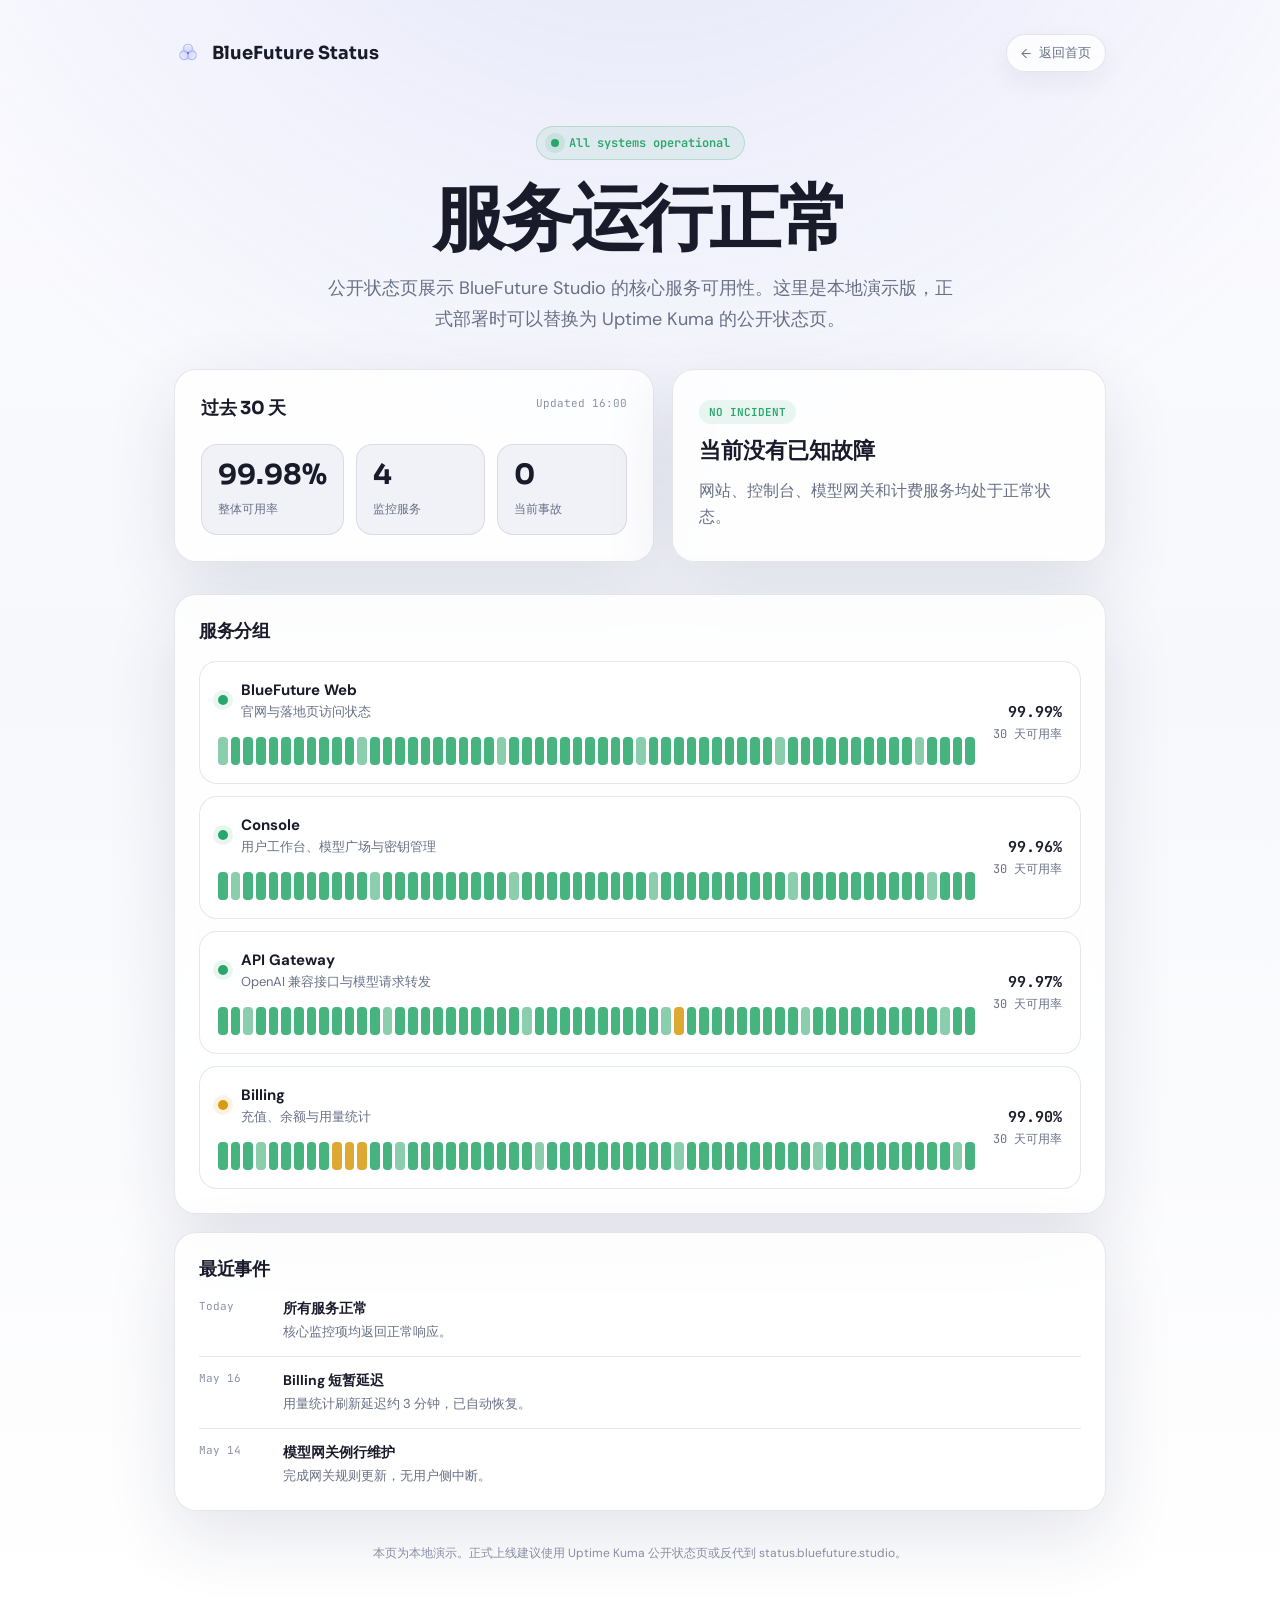
<file: bluefuture-static-pages/status-bluefuture.html>
<!DOCTYPE html>
<html lang="zh-CN">
<head>
<meta charset="UTF-8">
<meta name="viewport" content="width=device-width,initial-scale=1">
<title>BlueFuture Status</title>
<meta name="description" content="BlueFuture Studio 服务状态页，查看网站、控制台、模型网关和计费系统的实时可用性。">
<link rel="preconnect" href="https://fonts.googleapis.com">
<link rel="preconnect" href="https://fonts.gstatic.com" crossorigin>
<link href="https://fonts.googleapis.com/css2?family=Sora:wght@500;600;700&family=DM+Sans:wght@400;500;600;700&family=JetBrains+Mono:wght@400;500;600&display=swap" rel="stylesheet">
<style>
:root{
  --bg:#f7f8fc;
  --surface:#fff;
  --surface-2:#f0f2f8;
  --border:rgba(20,24,38,.1);
  --text:#191b2a;
  --muted:#687086;
  --soft:#8b92a8;
  --accent:#5e6ad2;
  --green:#29a66a;
  --yellow:#d99b12;
  --red:#d94b4b;
  --shadow:0 24px 70px rgba(30,40,90,.12);
}
*{box-sizing:border-box;margin:0;padding:0}
html{font-family:'DM Sans',-apple-system,BlinkMacSystemFont,'PingFang SC','Microsoft YaHei',sans-serif;background:var(--bg);color:var(--text);-webkit-font-smoothing:antialiased}
body{min-height:100vh;overflow-x:hidden;background:
  radial-gradient(circle at 50% -20%,rgba(94,106,210,.16),transparent 42%),
  linear-gradient(180deg,#fbfbff 0%,#f7f8fc 42%,#fff 100%);
}
a{color:inherit;text-decoration:none}
.page{max-width:980px;margin:0 auto;padding:34px 24px 64px}
.top{display:flex;align-items:center;justify-content:space-between;gap:20px;margin-bottom:54px}
.brand{display:flex;align-items:center;gap:10px;font-family:'Sora',sans-serif;font-weight:700;font-size:18px}
.logo{width:28px;height:28px;flex-shrink:0}
.back{display:inline-flex;align-items:center;gap:8px;height:38px;padding:0 14px;border:1px solid var(--border);border-radius:999px;background:rgba(255,255,255,.78);color:var(--muted);font-size:13px;box-shadow:0 10px 26px rgba(30,40,90,.06)}
.hero{text-align:center;margin-bottom:34px}
.status-pill{display:inline-flex;align-items:center;gap:10px;padding:8px 14px;border:1px solid rgba(41,166,106,.22);border-radius:999px;background:rgba(41,166,106,.08);color:var(--green);font-family:'JetBrains Mono',monospace;font-size:12px;font-weight:600;margin-bottom:22px}
.pulse{width:8px;height:8px;border-radius:50%;background:var(--green);box-shadow:0 0 0 6px rgba(41,166,106,.12)}
h1{font-family:'Sora',sans-serif;font-size:clamp(38px,7vw,72px);line-height:1.02;letter-spacing:-.04em;margin-bottom:18px}
.hero p{max-width:640px;margin:0 auto;color:var(--muted);font-size:18px;line-height:1.7}
.summary{display:grid;grid-template-columns:1.05fr .95fr;gap:18px;margin:32px 0}
.panel{background:rgba(255,255,255,.82);border:1px solid var(--border);border-radius:22px;box-shadow:var(--shadow);backdrop-filter:blur(16px)}
.overview{padding:26px}
.overview-head{display:flex;justify-content:space-between;align-items:flex-start;gap:16px;margin-bottom:24px}
.overview h2,.section-title{font-family:'Sora',sans-serif;font-size:18px;letter-spacing:-.02em}
.updated{font-family:'JetBrains Mono',monospace;color:var(--soft);font-size:11px}
.metric-grid{display:grid;grid-template-columns:repeat(3,1fr);gap:12px}
.metric{background:var(--surface-2);border:1px solid var(--border);border-radius:16px;padding:16px}
.metric strong{display:block;font-family:'Sora',sans-serif;font-size:28px;line-height:1;margin-bottom:8px}
.metric span{color:var(--muted);font-size:12px}
.incident{padding:26px;display:flex;flex-direction:column;justify-content:center;gap:12px}
.incident .tag{width:max-content;padding:5px 10px;border-radius:999px;background:rgba(41,166,106,.1);color:var(--green);font-size:11px;font-family:'JetBrains Mono',monospace;font-weight:600;text-transform:uppercase}
.incident h2{font-family:'Sora',sans-serif;font-size:22px}
.incident p{color:var(--muted);line-height:1.65}
.services{padding:24px;margin-bottom:18px}
.service-list{display:flex;flex-direction:column;gap:12px;margin-top:18px}
.service{display:grid;grid-template-columns:1fr auto;gap:18px;align-items:center;padding:18px;border:1px solid var(--border);border-radius:18px;background:rgba(255,255,255,.7)}
.service-main{display:flex;align-items:center;gap:13px;min-width:0}
.dot{width:10px;height:10px;border-radius:50%;background:var(--green);box-shadow:0 0 0 5px rgba(41,166,106,.1);flex-shrink:0}
.dot.yellow{background:var(--yellow);box-shadow:0 0 0 5px rgba(217,155,18,.12)}
.service-name{font-weight:700;font-size:15px;margin-bottom:3px}
.service-desc{color:var(--muted);font-size:13px;white-space:nowrap;overflow:hidden;text-overflow:ellipsis}
.uptime{text-align:right;font-family:'JetBrains Mono',monospace;font-size:12px;color:var(--muted)}
.uptime strong{display:block;color:var(--text);font-size:15px;margin-bottom:4px}
.bars{display:grid;grid-template-columns:repeat(60,1fr);gap:3px;margin-top:16px}
.bar{height:28px;border-radius:4px;background:var(--green);opacity:.86}
.bar.dim{opacity:.55}
.bar.warn{background:var(--yellow)}
.history{padding:24px}
.history-list{display:flex;flex-direction:column;gap:14px;margin-top:18px}
.history-item{display:flex;gap:12px;align-items:flex-start;padding-bottom:14px;border-bottom:1px solid var(--border)}
.history-item:last-child{border-bottom:none;padding-bottom:0}
.time{font-family:'JetBrains Mono',monospace;font-size:11px;color:var(--soft);min-width:72px}
.history-item h3{font-size:14px;margin-bottom:4px}
.history-item p{font-size:13px;color:var(--muted);line-height:1.55}
.footer{margin-top:34px;color:var(--soft);font-size:12px;text-align:center}
@media (max-width:760px){
  html,body{width:100%;max-width:100%;overflow-x:hidden}
  .page{width:100%;max-width:100vw;padding:22px 18px 48px;overflow:hidden}
  .page *{max-width:100%}
  .top{margin-bottom:38px}
  .back{display:none}
  .brand{font-size:18px}
  .hero{text-align:left;width:100%;overflow:hidden}
  .status-pill{margin-bottom:18px}
  .hero p{width:100%;max-width:336px;font-size:16px;overflow-wrap:anywhere;word-break:break-word}
  h1{font-size:42px;letter-spacing:-.035em}
  .panel,.summary,.overview,.incident,.services,.history{min-width:0;width:100%}
  .summary{grid-template-columns:1fr}
  .overview-head{flex-direction:column;gap:8px;margin-bottom:18px}
  .metric-grid{grid-template-columns:1fr}
  .metric{padding:15px 16px}
  .service{grid-template-columns:1fr;gap:12px}
  .service-main{align-items:flex-start;min-width:0}
  .service-name,.service-desc{overflow-wrap:anywhere;white-space:normal}
  .uptime{text-align:left;padding-left:23px}
  .bars{grid-template-columns:repeat(30,1fr);gap:2px;max-width:100%;overflow:hidden}
  .bar{height:24px}
  .bar:nth-child(n+31){display:none}
  .history-item{display:block}
  .time{display:block;margin-bottom:6px}
}
</style>
</head>
<body>
<div class="page">
  <header class="top">
    <a class="brand" href="/">
      <svg class="logo" viewBox="0 0 64 64" xmlns="http://www.w3.org/2000/svg" aria-hidden="true">
        <defs><linearGradient id="g" x1="0" y1="0" x2="64" y2="64"><stop offset="0" stop-color="#b1b8ff"/><stop offset=".55" stop-color="#7f8aff"/><stop offset="1" stop-color="#5e6ad2"/></linearGradient></defs>
        <circle cx="32" cy="32" r="16" fill="rgba(94,106,210,.12)"/>
        <g fill="none" stroke="url(#g)" stroke-width="2.8" stroke-linecap="round" stroke-linejoin="round"><circle cx="32" cy="22" r="10"/><circle cx="32" cy="22" r="10" transform="rotate(120 32 32)"/><circle cx="32" cy="22" r="10" transform="rotate(240 32 32)"/></g>
        <circle cx="32" cy="32" r="2.4" fill="#5e6ad2"/>
      </svg>
      <span>BlueFuture Status</span>
    </a>
    <a class="back" href="/">← <span>返回首页</span></a>
  </header>

  <section class="hero">
    <div class="status-pill"><span class="pulse"></span> All systems operational</div>
    <h1>服务运行正常</h1>
    <p>公开状态页展示 BlueFuture Studio 的核心服务可用性。这里是本地演示版，正式部署时可以替换为 Uptime Kuma 的公开状态页。</p>
  </section>

  <section class="summary">
    <div class="panel overview">
      <div class="overview-head">
        <h2>过去 30 天</h2>
        <div class="updated">Updated 16:00</div>
      </div>
      <div class="metric-grid">
        <div class="metric"><strong>99.98%</strong><span>整体可用率</span></div>
        <div class="metric"><strong>4</strong><span>监控服务</span></div>
        <div class="metric"><strong>0</strong><span>当前事故</span></div>
      </div>
    </div>
    <div class="panel incident">
      <div class="tag">No incident</div>
      <h2>当前没有已知故障</h2>
      <p>网站、控制台、模型网关和计费服务均处于正常状态。</p>
    </div>
  </section>

  <section class="panel services">
    <h2 class="section-title">服务分组</h2>
    <div class="service-list">
      <article class="service">
        <div>
          <div class="service-main"><span class="dot"></span><div><div class="service-name">BlueFuture Web</div><div class="service-desc">官网与落地页访问状态</div></div></div>
          <div class="bars"></div>
        </div>
        <div class="uptime"><strong>99.99%</strong>30 天可用率</div>
      </article>
      <article class="service">
        <div>
          <div class="service-main"><span class="dot"></span><div><div class="service-name">Console</div><div class="service-desc">用户工作台、模型广场与密钥管理</div></div></div>
          <div class="bars"></div>
        </div>
        <div class="uptime"><strong>99.96%</strong>30 天可用率</div>
      </article>
      <article class="service">
        <div>
          <div class="service-main"><span class="dot"></span><div><div class="service-name">API Gateway</div><div class="service-desc">OpenAI 兼容接口与模型请求转发</div></div></div>
          <div class="bars api"></div>
        </div>
        <div class="uptime"><strong>99.97%</strong>30 天可用率</div>
      </article>
      <article class="service">
        <div>
          <div class="service-main"><span class="dot yellow"></span><div><div class="service-name">Billing</div><div class="service-desc">充值、余额与用量统计</div></div></div>
          <div class="bars billing"></div>
        </div>
        <div class="uptime"><strong>99.90%</strong>30 天可用率</div>
      </article>
    </div>
  </section>

  <section class="panel history">
    <h2 class="section-title">最近事件</h2>
    <div class="history-list">
      <div class="history-item"><div class="time">Today</div><div><h3>所有服务正常</h3><p>核心监控项均返回正常响应。</p></div></div>
      <div class="history-item"><div class="time">May 16</div><div><h3>Billing 短暂延迟</h3><p>用量统计刷新延迟约 3 分钟，已自动恢复。</p></div></div>
      <div class="history-item"><div class="time">May 14</div><div><h3>模型网关例行维护</h3><p>完成网关规则更新，无用户侧中断。</p></div></div>
    </div>
  </section>

  <footer class="footer">本页为本地演示。正式上线建议使用 Uptime Kuma 公开状态页或反代到 status.bluefuture.studio。</footer>
</div>
<script>
document.querySelectorAll('.bars').forEach((box, boxIndex)=>{
  const warnAt = box.classList.contains('billing') ? [9,10,11] : box.classList.contains('api') ? [36] : [];
  for(let i=0;i<60;i++){
    const bar = document.createElement('span');
    bar.className = 'bar' + (warnAt.includes(i) ? ' warn' : (i % 11 === boxIndex ? ' dim' : ''));
    box.appendChild(bar);
  }
});
</script>
</body>
</html>
</file>
